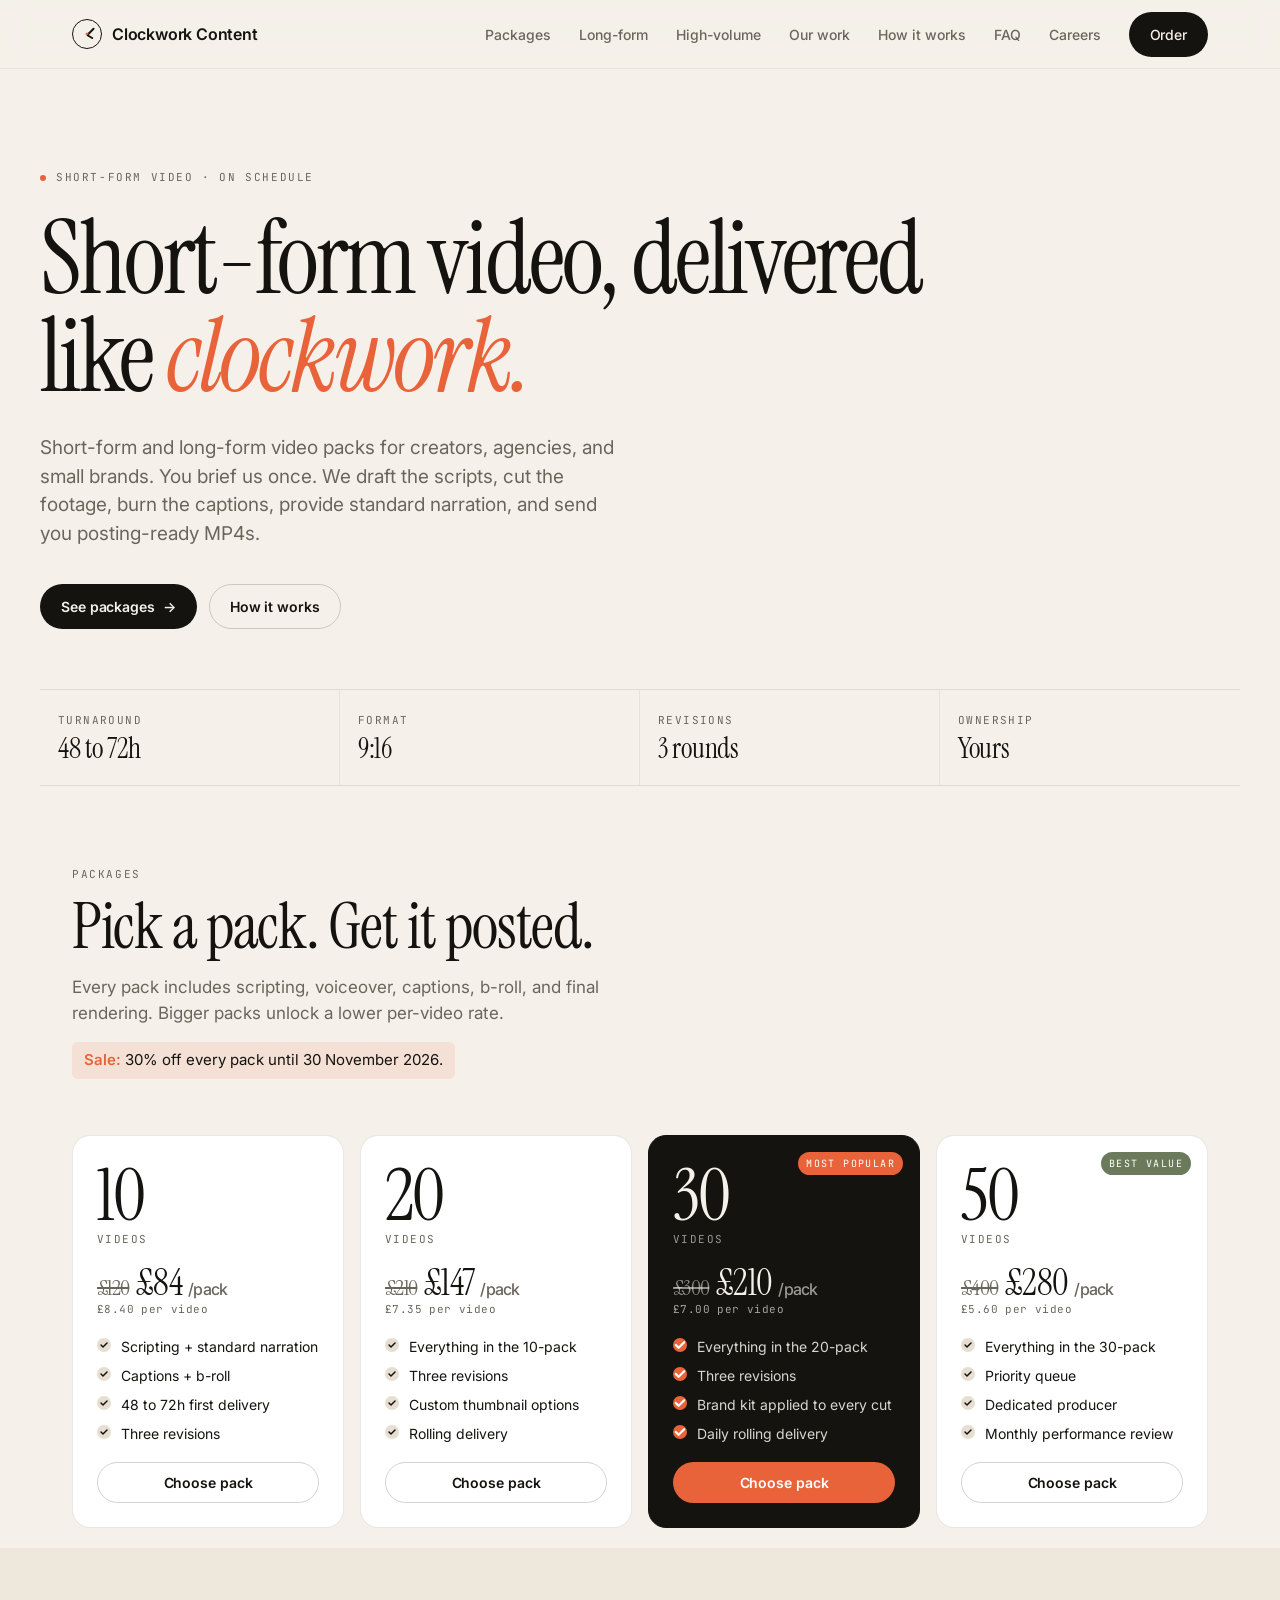
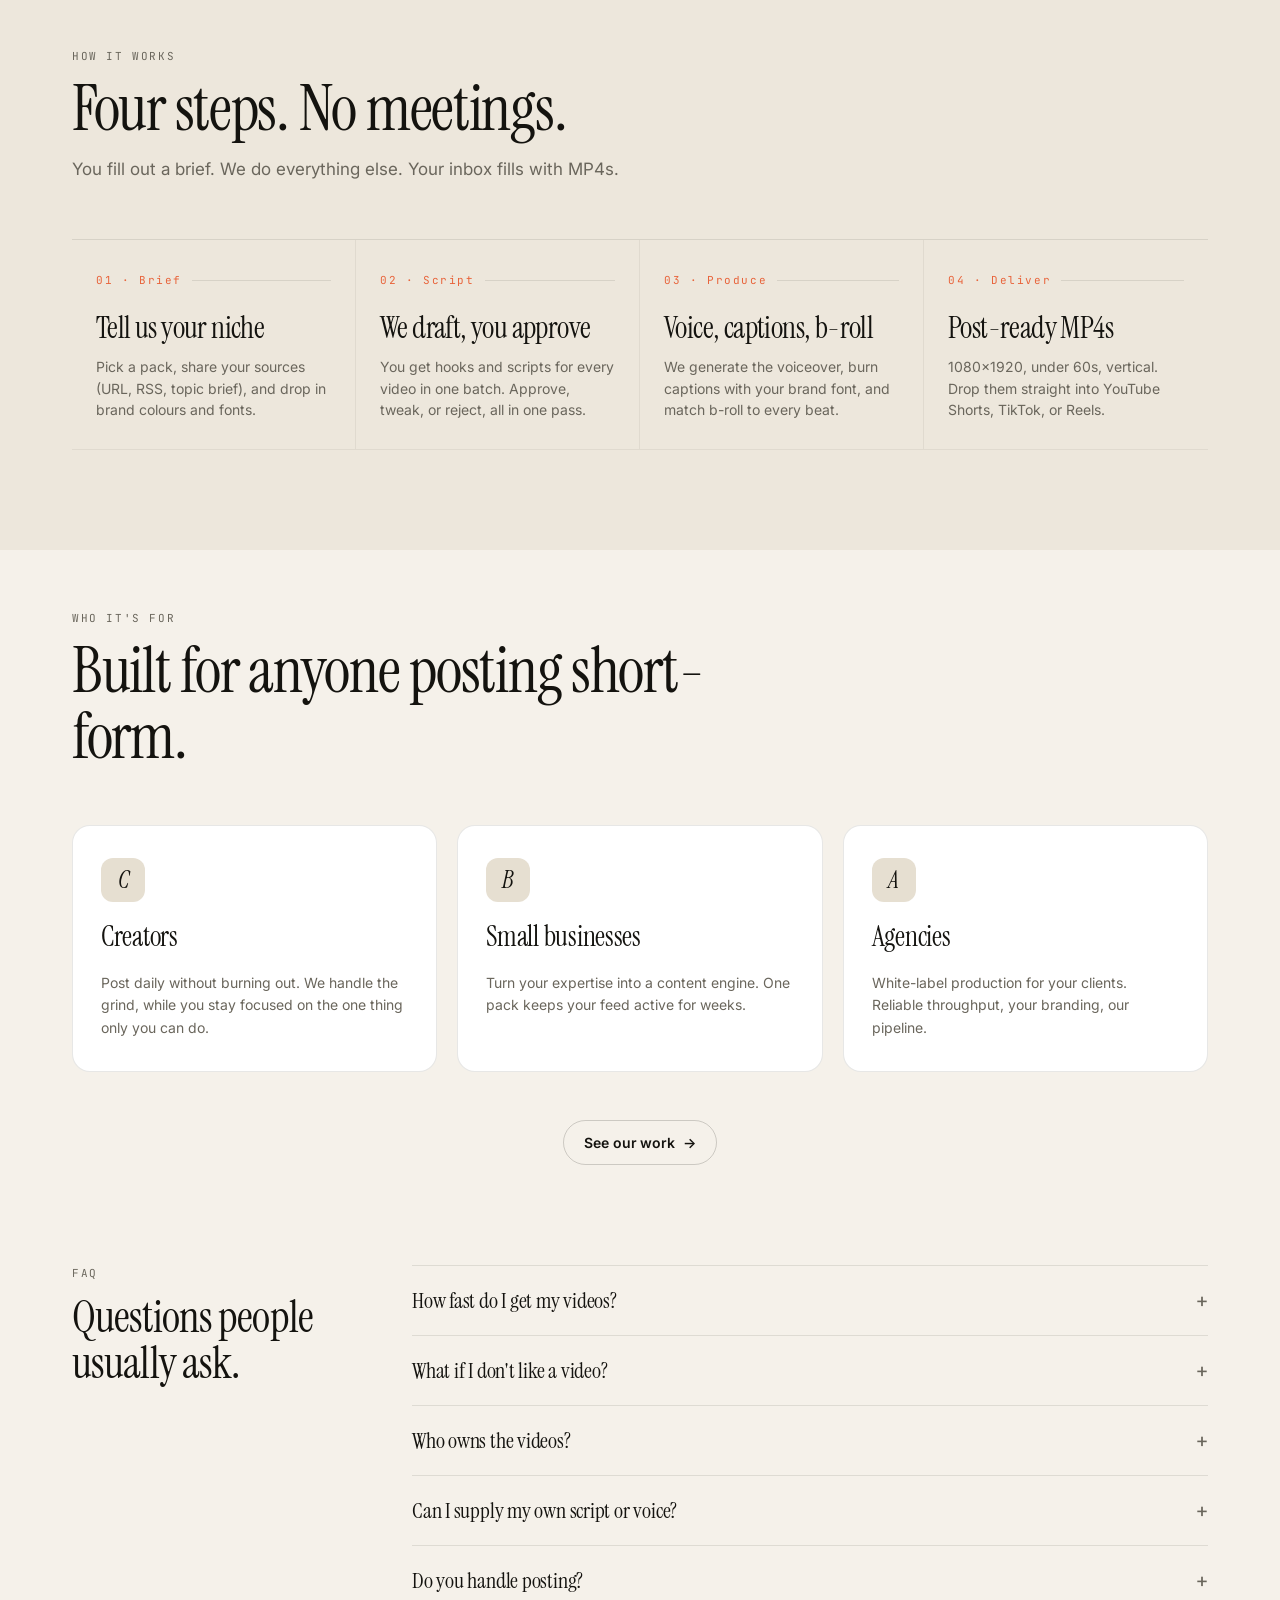
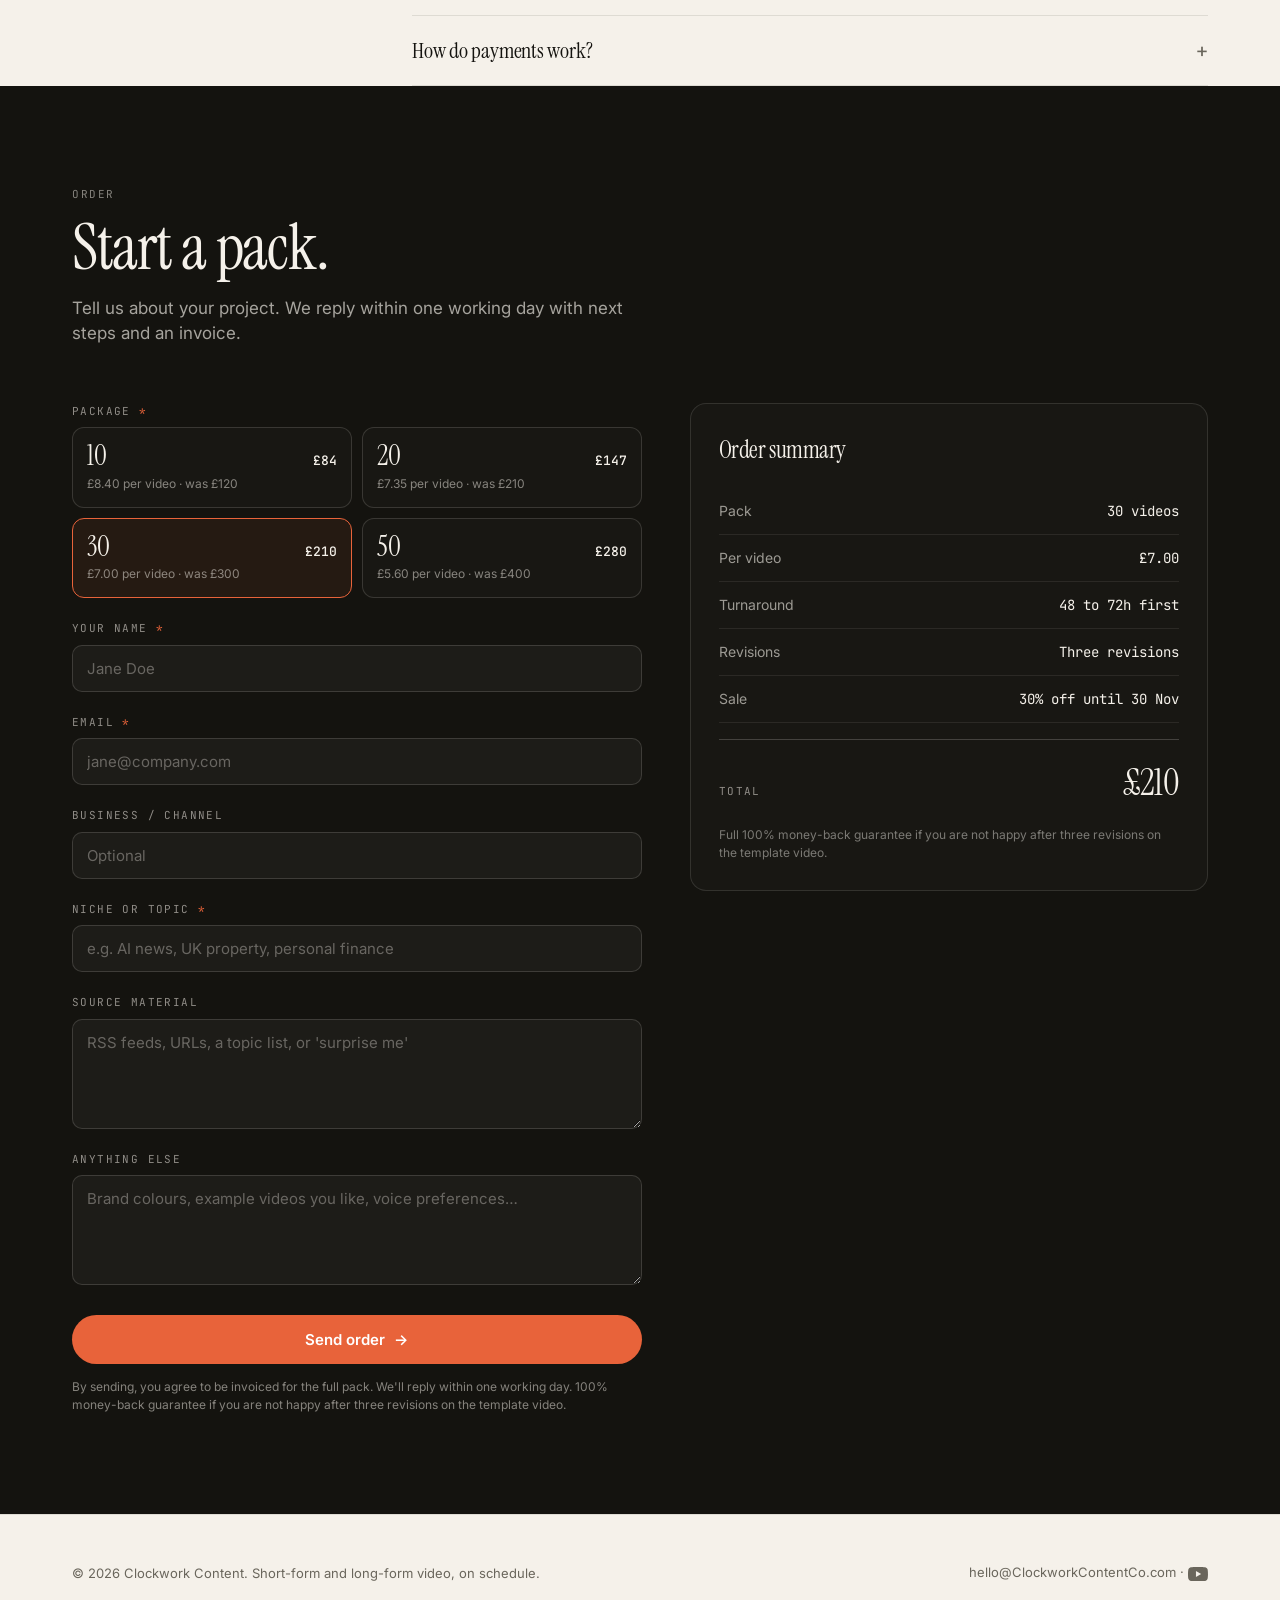
<file: index.html>
<!doctype html>
<html lang="en">
<head>
<!-- Google tag (gtag.js) -->
<script async src="https://www.googletagmanager.com/gtag/js?id=G-FJFCFD456N"></script>
<script>
  window.dataLayer = window.dataLayer || [];
  function gtag(){dataLayer.push(arguments);}
  gtag('js', new Date());
  gtag('config', 'G-FJFCFD456N');
</script>
<meta charset="utf-8"/>
    <link rel="icon" type="image/png" sizes="48x48" href="favicon.png">
<meta name="viewport" content="width=device-width, initial-scale=1"/>
<title>YouTube Shorts and Reels Video Packs | Clockwork Content</title>
<meta name="description" content="Posting-ready short videos for YouTube Shorts, TikTok and Reels. Scripts, voiceover, captions and b-roll done for you. Packs of 10 to 50 videos."/>
<link rel="canonical" href="https://clockworkcontentco.com/"/>
<meta property="og:type" content="website"/>
<meta property="og:site_name" content="Clockwork Content"/>
<meta property="og:title" content="YouTube Shorts and Reels Video Packs | Clockwork Content"/>
<meta property="og:description" content="Posting-ready short videos for YouTube Shorts, TikTok and Reels. Scripts, voiceover, captions and b-roll done for you. Packs of 10 to 50 videos."/>
<meta property="og:url" content="https://clockworkcontentco.com/"/>
<meta property="og:image" content="https://clockworkcontentco.com/images/og-card.png"/>
<meta property="og:image:width" content="1200"/>
<meta property="og:image:height" content="630"/>
<meta name="twitter:card" content="summary_large_image"/>
<script type="application/ld+json">
{
  "@context": "https://schema.org",
  "@graph": [
    {
      "@type": "Organization",
      "@id": "https://clockworkcontentco.com/#org",
      "name": "Clockwork Content",
      "alternateName": "Clockwork Content Co",
      "url": "https://clockworkcontentco.com/",
      "email": "hello@clockworkcontentco.com",
      "image": "https://clockworkcontentco.com/images/og-card.png",
      "sameAs": [
        "https://www.youtube.com/@ClockworkContentCo"
      ]
    },
    {
      "@type": "Service",
      "name": "Short-form video packs",
      "serviceType": "Short-form video production",
      "provider": {
        "@id": "https://clockworkcontentco.com/#org"
      },
      "description": "Scripting, standard narration, captions, b-roll and final rendering. Delivered as 1080x1920 vertical MP4s for YouTube Shorts, TikTok and Reels.",
      "offers": [
        {
          "@type": "Offer",
          "name": "10-video pack",
          "price": "84.00",
          "priceCurrency": "GBP",
          "priceValidUntil": "2026-11-30"
        },
        {
          "@type": "Offer",
          "name": "20-video pack",
          "price": "147.00",
          "priceCurrency": "GBP",
          "priceValidUntil": "2026-11-30"
        },
        {
          "@type": "Offer",
          "name": "30-video pack",
          "price": "210.00",
          "priceCurrency": "GBP",
          "priceValidUntil": "2026-11-30"
        },
        {
          "@type": "Offer",
          "name": "50-video pack",
          "price": "280.00",
          "priceCurrency": "GBP",
          "priceValidUntil": "2026-11-30"
        }
      ]
    },
    {
      "@type": "FAQPage",
      "mainEntity": [
        {
          "@type": "Question",
          "name": "How fast do I get my videos?",
          "acceptedAnswer": {
            "@type": "Answer",
            "text": "The first videos arrive within 48 to 72 hours of an approved brief or template video. Larger packs are delivered on a rolling schedule, typically 3 to 5 videos per day."
          }
        },
        {
          "@type": "Question",
          "name": "What if I don't like a video?",
          "acceptedAnswer": {
            "@type": "Answer",
            "text": "Every pack includes three revisions on the template video. We don't move on until you're happy with the template."
          }
        },
        {
          "@type": "Question",
          "name": "Who owns the videos?",
          "acceptedAnswer": {
            "@type": "Answer",
            "text": "You do. Full commercial rights, no watermarks, no credit required. Post them anywhere."
          }
        },
        {
          "@type": "Question",
          "name": "Can I supply my own script or voice?",
          "acceptedAnswer": {
            "@type": "Answer",
            "text": "Yes. You can provide a full script, a rough outline, or just a topic. Standard narration is included in every pack. Voice cloning is available as a paid extra, so the narration can sound like you."
          }
        },
        {
          "@type": "Question",
          "name": "Do you handle posting?",
          "acceptedAnswer": {
            "@type": "Answer",
            "text": "By default we deliver the MP4s to you. Auto-publishing and scheduling to YouTube, TikTok, or Instagram is available as a paid extra."
          }
        },
        {
          "@type": "Question",
          "name": "How do payments work?",
          "acceptedAnswer": {
            "@type": "Answer",
            "text": "You pay for a pack, we start production, you get up to three revisions on the template video, and if you are not happy, you get 100% of your money back. Bank transfer, card payments, PayPal, and Bitcoin accepted."
          }
        }
      ]
    }
  ]
}
</script>
<link rel="preconnect" href="https://fonts.googleapis.com">
<link rel="preconnect" href="https://fonts.gstatic.com" crossorigin>
<link href="https://fonts.googleapis.com/css2?family=Inter:wght@400;500;600;700&family=Instrument+Serif:ital@0;1&family=JetBrains+Mono:wght@400;500;600&display=swap" rel="stylesheet">
<style>
  :root {
    --accent: #E8633A;
    --accent2: #6B7A5A;
    --ink: #14130F;
    --paper: #F5F1EA;
    --paper-soft: #EDE7DC;
    --paper-deep: #E6DFD1;
    --muted: #6A665C;
    --line: rgba(20,19,15,0.10);
    --line-soft: rgba(20,19,15,0.06);
    --line-strong: rgba(20,19,15,0.18);
    --shadow: 0 1px 2px rgba(20,19,15,0.04), 0 10px 30px rgba(20,19,15,0.05);
    --shadow-lift: 0 2px 4px rgba(20,19,15,0.06), 0 20px 50px rgba(20,19,15,0.08);
  }

  *, *::before, *::after { box-sizing: border-box; }
  html, body { margin: 0; padding: 0; }
  body {
    background: var(--paper);
    color: var(--ink);
    font-family: 'Inter', system-ui, sans-serif;
    font-size: 16px; line-height: 1.5;
    -webkit-font-smoothing: antialiased;
    text-rendering: optimizeLegibility;
  }

  /* -------- typography -------- */
  .serif { font-family: 'Instrument Serif', Georgia, serif; font-weight: 400; }
  .mono  { font-family: 'JetBrains Mono', monospace; }
  .eyebrow {
    font-family: 'JetBrains Mono', monospace;
    font-size: 11px; letter-spacing: 1.6px;
    text-transform: uppercase; color: var(--muted);
  }
  h1, h2, h3 { margin: 0; font-weight: 400; letter-spacing: -0.02em; }
  p { margin: 0; }
  a { color: inherit; text-decoration: none; }
  button { font-family: inherit; cursor: pointer; }

  /* -------- layout -------- */
  .shell { max-width: 1200px; margin: 0 auto; padding: 0 32px; }
  @media (max-width: 640px) { .shell { padding: 0 20px; } }

  /* -------- nav -------- */
  .nav {
    position: sticky; top: 0; z-index: 50;
    background: rgba(245, 241, 234, 0.82);
    backdrop-filter: blur(14px);
    -webkit-backdrop-filter: blur(14px);
    border-bottom: 1px solid var(--line-soft);
  }
  .nav-inner {
    display: flex; align-items: center; justify-content: space-between;
    height: 68px;
  }
  .brand { display: flex; align-items: center; gap: 10px; font-weight: 600; letter-spacing: -0.2px; }
  .brand-mark {
    width: 30px; height: 30px; border-radius: 999px;
    border: 1.5px solid var(--ink);
    position: relative; flex-shrink: 0;
  }
  .brand-mark::before, .brand-mark::after {
    content: ''; position: absolute; background: var(--ink);
    left: 50%; transform-origin: bottom center;
    border-radius: 2px;
  }
  .brand-mark::before { /* minute */
    width: 1.5px; height: 10px; top: 5px;
    transform: translateX(-50%) rotate(45deg);
    animation: tick-minute 60s linear infinite;
  }
  .brand-mark::after { /* hour */
    width: 2px; height: 7px; top: 8px;
    transform: translateX(-50%) rotate(120deg);
    animation: tick-hour 600s linear infinite;
  }
  .brand-mark-dot {
    position: absolute; left: 50%; top: 50%;
    width: 3px; height: 3px; border-radius: 999px;
    background: var(--accent);
    transform: translate(-50%, -50%);
  }
  @keyframes tick-minute { to { transform: translateX(-50%) rotate(405deg); } }
  @keyframes tick-hour   { to { transform: translateX(-50%) rotate(480deg); } }

  .nav-links { display: flex; align-items: center; gap: 28px; }
  .nav-links a {
    font-size: 14px; color: var(--muted); font-weight: 500;
    transition: color .15s ease;
  }
  .nav-links a:hover { color: var(--ink); }
  @media (max-width: 720px) {
    .nav-links a:not(.btn) { display: none; }
  }

  /* -------- buttons -------- */
  .btn {
    display: inline-flex; align-items: center; gap: 8px;
    padding: 11px 20px; border-radius: 999px;
    font-size: 14px; font-weight: 600; letter-spacing: -0.1px;
    border: 1px solid transparent;
    transition: transform .12s ease, background .15s ease, color .15s ease, border-color .15s ease;
  }
  .btn-primary { background: var(--ink); color: var(--paper); }
  .btn-primary:hover { transform: translateY(-1px); }
  .btn-ghost { background: transparent; color: var(--ink); border-color: var(--line-strong); }
  .btn-ghost:hover { background: var(--paper-soft); }
  .btn-accent { background: var(--accent); color: #fff; }
  .btn-accent:hover { transform: translateY(-1px); }
  .btn .arrow { transition: transform .15s ease; }
  .btn:hover .arrow { transform: translateX(3px); }

  /* -------- hero -------- */
  .hero { padding: 100px 0 80px; position: relative; }
  .hero-tag { margin-bottom: 24px; }
  .hero-tag::before {
    content: ''; display: inline-block; width: 6px; height: 6px;
    border-radius: 999px; background: var(--accent);
    margin-right: 10px; vertical-align: middle;
    animation: pulse 2s ease-in-out infinite;
  }
  @keyframes pulse { 0%, 100% { opacity: 1; } 50% { opacity: 0.35; } }

  .hero h1 {
    font-family: 'Instrument Serif', Georgia, serif;
    font-size: clamp(52px, 8vw, 104px);
    line-height: 0.96; letter-spacing: -0.03em;
    margin-bottom: 28px;
    max-width: 980px;
  }
  .hero h1 em {
    color: var(--accent);
    font-style: italic;
  }
  .hero-sub {
    font-size: 19px; line-height: 1.5; color: var(--muted);
    max-width: 580px; margin-bottom: 36px;
  }
  .hero-cta { display: flex; gap: 12px; flex-wrap: wrap; margin-bottom: 60px; }

  /* metric strip */
  .strip {
    display: grid; grid-template-columns: repeat(4, 1fr);
    gap: 0; border-top: 1px solid var(--line);
    border-bottom: 1px solid var(--line);
    margin-top: 40px;
  }
  .strip-item {
    padding: 22px 18px;
    border-right: 1px solid var(--line-soft);
  }
  .strip-item:last-child { border-right: none; }
  .strip-item .k { font-size: 11px; letter-spacing: 1.4px; text-transform: uppercase; color: var(--muted); font-family: 'JetBrains Mono', monospace; margin-bottom: 6px; }
  .strip-item .v { font-family: 'Instrument Serif', Georgia, serif; font-size: 28px; letter-spacing: -0.01em; line-height: 1; }
  @media (max-width: 720px) {
    .strip { grid-template-columns: repeat(2, 1fr); }
    .strip-item { border-bottom: 1px solid var(--line-soft); }
    .strip-item:nth-child(2n) { border-right: none; }
    .strip-item:nth-last-child(-n+2) { border-bottom: none; }
  }

  /* -------- sections -------- */
  section { padding: 100px 0; }
  #packages { padding-bottom: 20px; }
  #for { padding-top: 60px; padding-bottom: 40px; }
  #faq { padding-top: 60px; }
  .section-head { margin-bottom: 56px; max-width: 720px; }
  .section-head h2 {
    font-family: 'Instrument Serif', Georgia, serif;
    font-size: clamp(40px, 5vw, 64px);
    line-height: 1.02; letter-spacing: -0.02em;
    margin-top: 12px; margin-bottom: 16px;
  }
  .section-head p { color: var(--muted); font-size: 17px; max-width: 560px; }

  /* -------- packages -------- */
  .packages {
    display: grid; grid-template-columns: repeat(4, 1fr); gap: 16px;
  }
  @media (max-width: 980px) { .packages { grid-template-columns: repeat(2, 1fr); } }
  @media (max-width: 540px) { .packages { grid-template-columns: 1fr; } }

  .pack {
    background: #fff; border: 1px solid var(--line);
    border-radius: 18px; padding: 28px 24px 24px;
    display: flex; flex-direction: column; gap: 18px;
    position: relative;
    transition: transform .2s ease, box-shadow .2s ease, border-color .2s ease;
  }
  .pack:hover { transform: translateY(-3px); box-shadow: var(--shadow-lift); border-color: var(--line-strong); }
  .pack.featured {
    background: var(--ink); color: var(--paper);
    border-color: var(--ink);
  }
  .pack.featured .pack-per { color: rgba(245,241,234,0.65); }
  .pack.featured .pack-feat { color: rgba(245,241,234,0.88); }
  .pack.featured .pack-feat::before { background: var(--accent); }
  .pack.featured .btn-ghost { color: var(--paper); border-color: rgba(245,241,234,0.3); }
  .pack.featured .btn-ghost:hover { background: rgba(255,255,255,0.08); }

  .pack-badge {
    position: absolute; top: 16px; right: 16px;
    font-family: 'JetBrains Mono', monospace;
    font-size: 10px; letter-spacing: 1.4px; text-transform: uppercase;
    padding: 4px 8px; border-radius: 999px;
    background: var(--accent); color: #fff;
  }
  .pack-num {
    font-family: 'Instrument Serif', Georgia, serif;
    font-size: 72px; line-height: 0.9; letter-spacing: -0.03em;
  }
  .pack-num-label {
    font-family: 'JetBrains Mono', monospace;
    font-size: 11px; letter-spacing: 1.4px; text-transform: uppercase;
    color: var(--muted); margin-top: 2px;
  }
  .pack.featured .pack-num-label { color: rgba(245,241,234,0.6); }
  .pack-price {
    font-family: 'Instrument Serif', Georgia, serif;
    font-size: 36px; line-height: 1; letter-spacing: -0.02em;
    display: flex; align-items: baseline; gap: 6px;
  }
  .pack-price span { font-size: 16px; color: var(--muted); font-family: 'Inter', system-ui; font-weight: 500; }
  .pack.featured .pack-price span { color: rgba(245,241,234,0.6); }
  .pack-price s.was {
    font-size: 22px; color: var(--muted); text-decoration-thickness: 1.5px;
  }
  .pack.featured .pack-price s.was { color: rgba(245,241,234,0.55); }
  .section-head .sale-note {
    display: inline-block; margin-top: 16px; padding: 7px 12px; border-radius: 6px;
    background: rgba(232,99,58,0.12); color: var(--ink); font-size: 15px; max-width: none;
  }
  .section-head .sale-note strong { color: var(--accent); font-weight: 600; }
  .pack-per {
    font-family: 'JetBrains Mono', monospace;
    font-size: 11px; color: var(--muted);
    letter-spacing: 0.4px;
  }
  .pack-feats {
    list-style: none; padding: 0; margin: 0;
    display: flex; flex-direction: column; gap: 8px;
    flex: 1;
  }
  .pack-feat {
    font-size: 14px; color: var(--ink); display: flex; gap: 10px; align-items: flex-start;
  }
  .pack-feat::before {
    content: ''; display: block; flex-shrink: 0;
    width: 14px; height: 14px; border-radius: 999px;
    background: var(--paper-deep);
    margin-top: 2px;
    background-image: url("data:image/svg+xml;utf8,<svg xmlns='http://www.w3.org/2000/svg' viewBox='0 0 10 10'><path d='M2 5l2 2 4-4' stroke='%2314130F' stroke-width='1.5' fill='none' stroke-linecap='round' stroke-linejoin='round'/></svg>");
    background-size: 10px; background-repeat: no-repeat; background-position: center;
  }
  .pack.featured .pack-feat::before { background-color: var(--accent); background-image: url("data:image/svg+xml;utf8,<svg xmlns='http://www.w3.org/2000/svg' viewBox='0 0 10 10'><path d='M2 5l2 2 4-4' stroke='white' stroke-width='1.6' fill='none' stroke-linecap='round' stroke-linejoin='round'/></svg>"); }
  .pack .btn { justify-content: center; width: 100%; }

  /* -------- how it works -------- */
  .how { background: var(--paper-soft); }
  .steps {
    display: grid; grid-template-columns: repeat(4, 1fr); gap: 0;
    border-top: 1px solid var(--line);
  }
  @media (max-width: 820px) { .steps { grid-template-columns: repeat(2, 1fr); } }
  @media (max-width: 480px) { .steps { grid-template-columns: 1fr; } }
  .step {
    padding: 32px 24px 28px;
    border-right: 1px solid var(--line-soft);
    border-bottom: 1px solid var(--line-soft);
    position: relative;
  }
  .step:last-child { border-right: none; }
  @media (max-width: 820px) {
    .step:nth-child(2n) { border-right: none; }
  }
  .step-num {
    font-family: 'JetBrains Mono', monospace;
    font-size: 11px; letter-spacing: 1.6px; color: var(--accent);
    margin-bottom: 24px;
    display: flex; align-items: center; gap: 10px;
  }
  .step-num::after {
    content: ''; height: 1px; flex: 1; background: var(--line);
  }
  .step h3 {
    font-family: 'Instrument Serif', Georgia, serif;
    font-size: 30px; line-height: 1.05; margin-bottom: 12px;
  }
  .step p { font-size: 14px; color: var(--muted); line-height: 1.55; }

  /* -------- who it's for -------- */
  .audiences {
    display: grid; grid-template-columns: repeat(3, 1fr); gap: 20px;
  }
  @media (max-width: 820px) { .audiences { grid-template-columns: 1fr; } }
  .audience {
    padding: 32px 28px; border: 1px solid var(--line); border-radius: 18px;
    background: #fff;
    display: flex; flex-direction: column; gap: 14px;
  }
  .audience-icon {
    width: 44px; height: 44px; border-radius: 12px;
    background: var(--paper-deep);
    display: grid; place-items: center;
    font-family: 'Instrument Serif', Georgia, serif;
    font-size: 24px; color: var(--ink);
    font-style: italic;
  }
  .audience h3 {
    font-family: 'Instrument Serif', Georgia, serif;
    font-size: 28px; letter-spacing: -0.01em;
  }
  .audience p { font-size: 14px; color: var(--muted); line-height: 1.6; }

  /* -------- FAQ -------- */
  .faq-grid { display: grid; grid-template-columns: 280px 1fr; gap: 60px; }
  @media (max-width: 820px) { .faq-grid { grid-template-columns: 1fr; gap: 40px; } }
  .faq-list { border-top: 1px solid var(--line); }
  .faq-item {
    border-bottom: 1px solid var(--line);
    padding: 20px 0;
  }
  .faq-q {
    width: 100%; background: none; border: none; padding: 0;
    display: flex; justify-content: space-between; align-items: center; gap: 20px;
    font-family: 'Instrument Serif', Georgia, serif;
    font-size: 22px; letter-spacing: -0.01em; color: var(--ink);
    text-align: left;
  }
  .faq-q::after {
    content: '+'; font-family: 'JetBrains Mono', monospace;
    font-size: 20px; color: var(--muted);
    transition: transform .2s ease;
    flex-shrink: 0;
  }
  .faq-item.open .faq-q::after { transform: rotate(45deg); }
  .faq-a {
    max-height: 0; overflow: hidden;
    transition: max-height .25s ease, padding .25s ease;
    color: var(--muted); font-size: 15px; line-height: 1.6;
  }
  .faq-item.open .faq-a { max-height: 300px; padding-top: 12px; }

  /* -------- order form -------- */
  .order { background: var(--ink); color: var(--paper); }
  .order .section-head h2 { color: var(--paper); }
  .order .section-head p { color: rgba(245,241,234,0.65); }
  .order .eyebrow { color: rgba(245,241,234,0.5); }

  .order-form {
    display: grid; grid-template-columns: 1.1fr 1fr; gap: 48px;
    align-items: start;
  }
  @media (max-width: 820px) { .order-form { grid-template-columns: 1fr; gap: 32px; } }

  .form-block { display: flex; flex-direction: column; gap: 22px; }

  .field {
    display: flex; flex-direction: column; gap: 8px;
  }
  .field-label {
    font-family: 'JetBrains Mono', monospace;
    font-size: 11px; letter-spacing: 1.4px; text-transform: uppercase;
    color: rgba(245,241,234,0.55);
  }
  .field-label .req { color: var(--accent); }
  .input, .textarea {
    background: rgba(255,255,255,0.04);
    border: 1px solid rgba(245,241,234,0.15);
    border-radius: 10px;
    padding: 13px 14px;
    color: var(--paper);
    font-family: 'Inter', system-ui;
    font-size: 15px;
    transition: border-color .15s ease, background .15s ease;
    outline: none;
  }
  .input:focus, .textarea:focus {
    border-color: var(--accent);
    background: rgba(255,255,255,0.06);
  }
  .input::placeholder, .textarea::placeholder { color: rgba(245,241,234,0.35); }
  .textarea { resize: vertical; min-height: 110px; font-family: 'Inter', system-ui; }

  /* package radio cards */
  .pack-picker {
    display: grid; grid-template-columns: repeat(2, 1fr); gap: 10px;
  }
  .pack-pick {
    position: relative;
    border: 1px solid rgba(245,241,234,0.15);
    border-radius: 12px;
    padding: 14px 14px;
    cursor: pointer;
    transition: border-color .15s ease, background .15s ease;
    background: rgba(255,255,255,0.02);
  }
  .pack-pick:hover { border-color: rgba(245,241,234,0.3); }
  .pack-pick input { position: absolute; opacity: 0; pointer-events: none; }
  .pack-pick input:checked + .pack-pick-body {
    /* handled on parent */
  }
  .pack-pick:has(input:checked) {
    border-color: var(--accent);
    background: rgba(232,99,58,0.08);
  }
  .pack-pick-top {
    display: flex; justify-content: space-between; align-items: baseline;
    margin-bottom: 4px;
  }
  .pack-pick-n {
    font-family: 'Instrument Serif', Georgia, serif;
    font-size: 28px; line-height: 1; letter-spacing: -0.01em;
  }
  .pack-pick-price {
    font-family: 'JetBrains Mono', monospace;
    font-size: 13px; color: var(--paper); font-weight: 500;
  }
  .pack-pick-sub {
    font-size: 12px; color: rgba(245,241,234,0.5);
  }

  .submit-row { display: flex; flex-direction: column; gap: 14px; margin-top: 8px; }
  .submit-btn {
    background: var(--accent); color: #fff;
    border: none; border-radius: 999px;
    padding: 15px 24px; font-size: 15px; font-weight: 600;
    letter-spacing: -0.1px;
    display: inline-flex; align-items: center; justify-content: center; gap: 10px;
    cursor: pointer;
    transition: transform .12s ease, background .15s ease;
  }
  .submit-btn:hover { transform: translateY(-1px); background: #f17043; }
  .submit-btn:disabled { opacity: 0.6; cursor: wait; transform: none; }
  .legal { font-size: 12px; color: rgba(245,241,234,0.5); line-height: 1.5; }

  /* order summary */
  .summary {
    border: 1px solid rgba(245,241,234,0.12);
    border-radius: 16px;
    padding: 28px;
    background: rgba(255,255,255,0.02);
    position: sticky; top: 88px;
  }
  .summary h3 {
    font-family: 'Instrument Serif', Georgia, serif;
    font-size: 24px; margin-bottom: 20px;
  }
  .summary-line {
    display: flex; justify-content: space-between; align-items: baseline;
    padding: 12px 0;
    border-bottom: 1px solid rgba(245,241,234,0.08);
    font-size: 14px;
  }
  .summary-line:last-of-type { border-bottom: none; }
  .summary-line .k { color: rgba(245,241,234,0.6); }
  .summary-line .v { font-family: 'JetBrains Mono', monospace; }
  .summary-total {
    display: flex; justify-content: space-between; align-items: baseline;
    margin-top: 16px; padding-top: 16px;
    border-top: 1px solid rgba(245,241,234,0.2);
  }
  .summary-total .k {
    font-family: 'JetBrains Mono', monospace;
    font-size: 11px; letter-spacing: 1.4px; text-transform: uppercase;
    color: rgba(245,241,234,0.55);
  }
  .summary-total .v {
    font-family: 'Instrument Serif', Georgia, serif;
    font-size: 36px; letter-spacing: -0.02em;
  }
  .summary-note { font-size: 12px; color: rgba(245,241,234,0.45); margin-top: 16px; line-height: 1.5; }

  /* success overlay */
  .thanks {
    display: none;
    padding: 48px 32px; border-radius: 18px;
    background: rgba(255,255,255,0.04);
    border: 1px solid rgba(245,241,234,0.15);
    text-align: center;
  }
  .thanks.show { display: block; }
  .thanks-mark {
    width: 56px; height: 56px; border-radius: 999px;
    background: var(--accent);
    display: grid; place-items: center;
    margin: 0 auto 22px;
    color: #fff;
  }
  .thanks h3 {
    font-family: 'Instrument Serif', Georgia, serif;
    font-size: 36px; letter-spacing: -0.02em;
    margin-bottom: 12px;
  }
  .thanks p { color: rgba(245,241,234,0.65); max-width: 420px; margin: 0 auto; font-size: 15px; }

  /* -------- footer -------- */
  footer {
    padding: 48px 0 40px; border-top: 1px solid var(--line);
    font-size: 13px; color: var(--muted);
  }
  .foot {
    display: flex; justify-content: space-between; align-items: center; gap: 20px; flex-wrap: wrap;
  }

  /* reveal animation */
  .reveal { opacity: 0; transform: translateY(16px); transition: opacity .7s ease, transform .7s ease; }
  .reveal.on { opacity: 1; transform: none; }

  @media (prefers-reduced-motion: reduce) {
    * { animation: none !important; transition: none !important; }
    .reveal { opacity: 1; transform: none; }
  }
</style>
<link rel="stylesheet" href="mobile-nav.css">
</head>
<body>

<!-- NAV -->
<header class="nav">
  <div class="shell nav-inner">
    <a href="#" class="brand">
      <span class="brand-mark"><span class="brand-mark-dot"></span></span>
      Clockwork Content
    </a>
    <nav class="nav-links" id="site-navigation">
      <a href="#packages">Packages</a>
      <a href="long-form.html">Long-form</a>
      <a href="high-volume.html">High-volume</a>
      <a href="work.html">Our work</a>
      <a href="#how">How it works</a>
      <a href="#faq">FAQ</a>
      <a href="careers.html">Careers</a>
      <a href="#order" class="btn btn-primary nav-order-desktop">Order</a>
    </nav>
    <div class="mobile-nav-actions">
      <a href="#order" class="btn btn-primary mobile-order">Order</a>
      <button class="nav-toggle" type="button" aria-expanded="false" aria-controls="site-navigation" aria-label="Open navigation">
        <span></span><span></span><span></span>
      </button>
    </div>
  </div>
</header>

<!-- HERO -->
<section class="hero shell">
  <div class="eyebrow hero-tag reveal">Short-form video &middot; On schedule</div>
  <h1 class="reveal">Short-form video, delivered like <em>clockwork.</em></h1>
  <p class="hero-sub reveal">Short-form and long-form video packs for creators, agencies, and small brands. You brief us once. We draft the scripts, cut the footage, burn the captions, provide standard narration, and send you posting-ready MP4s.</p>
  <div class="hero-cta reveal">
    <a href="#packages" class="btn btn-primary">See packages <span class="arrow">&rarr;</span></a>
    <a href="#how" class="btn btn-ghost">How it works</a>
  </div>

  <div class="strip reveal">
    <div class="strip-item"><div class="k">Turnaround</div><div class="v">48 to 72h</div></div>
    <div class="strip-item"><div class="k">Format</div><div class="v">9:16</div></div>
    <div class="strip-item"><div class="k">Revisions</div><div class="v">3 rounds</div></div>
    <div class="strip-item"><div class="k">Ownership</div><div class="v">Yours</div></div>
  </div>
</section>

<!-- PACKAGES -->
<section id="packages" class="shell">
  <div class="section-head reveal">
    <div class="eyebrow">Packages</div>
    <h2>Pick a pack. Get it posted.</h2>
    <p>Every pack includes scripting, voiceover, captions, b-roll, and final rendering. Bigger packs unlock a lower per-video rate.</p>
    <p class="sale-note"><strong>Sale:</strong> 30% off every pack until 30 November 2026.</p>
  </div>

  <div class="packages">
    <!-- 10 -->
    <div class="pack reveal">
      <div>
        <div class="pack-num">10</div>
        <div class="pack-num-label">videos</div>
      </div>
      <div>
        <div class="pack-price"><s class="was" aria-label="was &pound;120">&pound;120</s>&pound;84<span>/pack</span></div>
        <div class="pack-per">&pound;8.40 per video</div>
      </div>
      <ul class="pack-feats">
        <li class="pack-feat">Scripting + standard narration</li>
        <li class="pack-feat">Captions + b-roll</li>
        <li class="pack-feat">48 to 72h first delivery</li>
        <li class="pack-feat">Three revisions</li>
      </ul>
      <button class="btn btn-ghost" data-pack="10">Choose pack</button>
    </div>

    <!-- 20 -->
    <div class="pack reveal">
      <div>
        <div class="pack-num">20</div>
        <div class="pack-num-label">videos</div>
      </div>
      <div>
        <div class="pack-price"><s class="was" aria-label="was &pound;210">&pound;210</s>&pound;147<span>/pack</span></div>
        <div class="pack-per">&pound;7.35 per video</div>
      </div>
      <ul class="pack-feats">
        <li class="pack-feat">Everything in the 10-pack</li>
        <li class="pack-feat">Three revisions</li>
        <li class="pack-feat">Custom thumbnail options</li>
        <li class="pack-feat">Rolling delivery</li>
      </ul>
      <button class="btn btn-ghost" data-pack="20">Choose pack</button>
    </div>

    <!-- 30 -->
    <div class="pack featured reveal">
      <div class="pack-badge">Most popular</div>
      <div>
        <div class="pack-num">30</div>
        <div class="pack-num-label">videos</div>
      </div>
      <div>
        <div class="pack-price"><s class="was" aria-label="was &pound;300">&pound;300</s>&pound;210<span>/pack</span></div>
        <div class="pack-per">&pound;7.00 per video</div>
      </div>
      <ul class="pack-feats">
        <li class="pack-feat">Everything in the 20-pack</li>
        <li class="pack-feat">Three revisions</li>
        <li class="pack-feat">Brand kit applied to every cut</li>
        <li class="pack-feat">Daily rolling delivery</li>
      </ul>
      <button class="btn btn-accent" data-pack="30">Choose pack</button>
    </div>

    <!-- 50 -->
    <div class="pack reveal">
      <div class="pack-badge" style="background:var(--accent2)">Best value</div>
      <div>
        <div class="pack-num">50</div>
        <div class="pack-num-label">videos</div>
      </div>
      <div>
        <div class="pack-price"><s class="was" aria-label="was &pound;400">&pound;400</s>&pound;280<span>/pack</span></div>
        <div class="pack-per">&pound;5.60 per video</div>
      </div>
      <ul class="pack-feats">
        <li class="pack-feat">Everything in the 30-pack</li>
        <li class="pack-feat">Priority queue</li>
        <li class="pack-feat">Dedicated producer</li>
        <li class="pack-feat">Monthly performance review</li>
      </ul>
      <button class="btn btn-ghost" data-pack="50">Choose pack</button>
    </div>
  </div>
</section>

<!-- HOW IT WORKS -->
<section id="how" class="how">
  <div class="shell">
    <div class="section-head reveal">
      <div class="eyebrow">How it works</div>
      <h2>Four steps. No meetings.</h2>
      <p>You fill out a brief. We do everything else. Your inbox fills with MP4s.</p>
    </div>
  </div>
  <div class="shell">
    <div class="steps">
      <div class="step reveal">
        <div class="step-num">01 &middot; Brief</div>
        <h3>Tell us your niche</h3>
        <p>Pick a pack, share your sources (URL, RSS, topic brief), and drop in brand colours and fonts.</p>
      </div>
      <div class="step reveal">
        <div class="step-num">02 &middot; Script</div>
        <h3>We draft, you approve</h3>
        <p>You get hooks and scripts for every video in one batch. Approve, tweak, or reject, all in one pass.</p>
      </div>
      <div class="step reveal">
        <div class="step-num">03 &middot; Produce</div>
        <h3>Voice, captions, b-roll</h3>
        <p>We generate the voiceover, burn captions with your brand font, and match b-roll to every beat.</p>
      </div>
      <div class="step reveal">
        <div class="step-num">04 &middot; Deliver</div>
        <h3>Post-ready MP4s</h3>
        <p>1080&times;1920, under 60s, vertical. Drop them straight into YouTube Shorts, TikTok, or Reels.</p>
      </div>
    </div>
  </div>
</section>

<!-- WHO IT'S FOR -->
<section id="for" class="shell">
  <div class="section-head reveal">
    <div class="eyebrow">Who it's for</div>
    <h2>Built for anyone posting short-form.</h2>
  </div>
  <div class="audiences">
    <div class="audience reveal">
      <div class="audience-icon">C</div>
      <h3>Creators</h3>
      <p>Post daily without burning out. We handle the grind, while you stay focused on the one thing only you can do.</p>
    </div>
    <div class="audience reveal">
      <div class="audience-icon">B</div>
      <h3>Small businesses</h3>
      <p>Turn your expertise into a content engine. One pack keeps your feed active for weeks.</p>
    </div>
    <div class="audience reveal">
      <div class="audience-icon">A</div>
      <h3>Agencies</h3>
      <p>White-label production for your clients. Reliable throughput, your branding, our pipeline.</p>
    </div>
  </div>

  <div style="margin-top: 48px; text-align: center;" class="reveal">
    <a href="work.html" class="btn btn-ghost">See our work <span class="arrow">&rarr;</span></a>
  </div>
</section>

<!-- FAQ -->
<section id="faq" class="shell">
  <div class="faq-grid">
    <div class="reveal">
      <div class="eyebrow">FAQ</div>
      <h2 class="serif" style="font-size: 44px; line-height: 1.05; letter-spacing: -0.02em; margin-top: 12px;">Questions people<br>usually ask.</h2>
    </div>
    <div class="faq-list reveal">
      <div class="faq-item">
        <button class="faq-q">How fast do I get my videos?</button>
        <div class="faq-a">The first videos arrive within 48 to 72 hours of an approved brief or template video. Larger packs are delivered on a rolling schedule, typically 3 to 5 videos per day.</div>
      </div>
      <div class="faq-item">
        <button class="faq-q">What if I don't like a video?</button>
        <div class="faq-a">Every pack includes three revisions on the template video. We don't move on until you're happy with the template.</div>
      </div>
      <div class="faq-item">
        <button class="faq-q">Who owns the videos?</button>
        <div class="faq-a">You do. Full commercial rights, no watermarks, no credit required. Post them anywhere.</div>
      </div>
      <div class="faq-item">
        <button class="faq-q">Can I supply my own script or voice?</button>
        <div class="faq-a">Yes. You can provide a full script, a rough outline, or just a topic. Standard narration is included in every pack. Voice cloning is available as a paid extra, so the narration can sound like you.</div>
      </div>
      <div class="faq-item">
        <button class="faq-q">Do you handle posting?</button>
        <div class="faq-a">By default we deliver the MP4s to you. Auto-publishing and scheduling to YouTube, TikTok, or Instagram is available as a paid extra.</div>
      </div>
      <div class="faq-item">
        <button class="faq-q">How do payments work?</button>
        <div class="faq-a">You pay for a pack, we start production, you get up to three revisions on the template video, and if you are not happy, you get 100% of your money back. Bank transfer, card payments, PayPal, and Bitcoin accepted.</div>
      </div>
    </div>
  </div>
</section>

<!-- ORDER -->
<section id="order" class="order">
  <div class="shell">
    <div class="section-head reveal">
      <div class="eyebrow">Order</div>
      <h2>Start a pack.</h2>
      <p>Tell us about your project. We reply within one working day with next steps and an invoice.</p>
    </div>

    <div class="order-form">
      <form class="form-block" id="order-form" novalidate>
        <div class="field">
          <label class="field-label">Package <span class="req">*</span></label>
          <div class="pack-picker">
            <label class="pack-pick">
              <input type="radio" name="pack" value="10" data-price="84"/>
              <div class="pack-pick-top"><span class="pack-pick-n">10</span><span class="pack-pick-price">&pound;84</span></div>
              <div class="pack-pick-sub">&pound;8.40 per video &middot; was &pound;120</div>
            </label>
            <label class="pack-pick">
              <input type="radio" name="pack" value="20" data-price="147"/>
              <div class="pack-pick-top"><span class="pack-pick-n">20</span><span class="pack-pick-price">&pound;147</span></div>
              <div class="pack-pick-sub">&pound;7.35 per video &middot; was &pound;210</div>
            </label>
            <label class="pack-pick">
              <input type="radio" name="pack" value="30" data-price="210" checked/>
              <div class="pack-pick-top"><span class="pack-pick-n">30</span><span class="pack-pick-price">&pound;210</span></div>
              <div class="pack-pick-sub">&pound;7.00 per video &middot; was &pound;300</div>
            </label>
            <label class="pack-pick">
              <input type="radio" name="pack" value="50" data-price="280"/>
              <div class="pack-pick-top"><span class="pack-pick-n">50</span><span class="pack-pick-price">&pound;280</span></div>
              <div class="pack-pick-sub">&pound;5.60 per video &middot; was &pound;400</div>
            </label>
          </div>
        </div>

        <div class="field">
          <label class="field-label" for="name">Your name <span class="req">*</span></label>
          <input class="input" id="name" name="name" type="text" placeholder="Jane Doe" required/>
        </div>

        <div class="field">
          <label class="field-label" for="email">Email <span class="req">*</span></label>
          <input class="input" id="email" name="email" type="email" placeholder="jane@company.com" required/>
        </div>

        <div class="field">
          <label class="field-label" for="business">Business / channel</label>
          <input class="input" id="business" name="business" type="text" placeholder="Optional"/>
        </div>

        <div class="field">
          <label class="field-label" for="niche">Niche or topic <span class="req">*</span></label>
          <input class="input" id="niche" name="niche" type="text" placeholder="e.g. AI news, UK property, personal finance" required/>
        </div>

        <div class="field">
          <label class="field-label" for="sources">Source material</label>
          <textarea class="textarea" id="sources" name="sources" placeholder="RSS feeds, URLs, a topic list, or 'surprise me'"></textarea>
        </div>

        <div class="field">
          <label class="field-label" for="notes">Anything else</label>
          <textarea class="textarea" id="notes" name="notes" placeholder="Brand colours, example videos you like, voice preferences&hellip;"></textarea>
        </div>

        <div class="submit-row">
          <button type="submit" class="submit-btn" id="submit-btn">Send order <span class="arrow">&rarr;</span></button>
          <div class="legal">By sending, you agree to be invoiced for the full pack. We'll reply within one working day. 100% money-back guarantee if you are not happy after three revisions on the template video.</div>
        </div>
      </form>

      <aside>
        <div class="summary" id="summary">
          <h3>Order summary</h3>
          <div class="summary-line"><span class="k">Pack</span><span class="v" id="s-pack">30 videos</span></div>
          <div class="summary-line"><span class="k">Per video</span><span class="v" id="s-per">&pound;7.00</span></div>
          <div class="summary-line"><span class="k">Turnaround</span><span class="v">48 to 72h first</span></div>
          <div class="summary-line"><span class="k">Revisions</span><span class="v" id="s-rev">Three revisions</span></div>
          <div class="summary-line"><span class="k">Sale</span><span class="v">30% off until 30 Nov</span></div>
          <div class="summary-total">
            <span class="k">Total</span>
            <span class="v" id="s-total">&pound;210</span>
          </div>
          <div class="summary-note">Full 100% money-back guarantee if you are not happy after three revisions on the template video.</div>
        </div>

        <div class="thanks" id="thanks">
          <div class="thanks-mark">
            <svg width="22" height="22" viewBox="0 0 22 22" fill="none"><path d="M5 11.5l4 4 8-9" stroke="currentColor" stroke-width="2" stroke-linecap="round" stroke-linejoin="round"/></svg>
          </div>
          <h3>Order received.</h3>
          <p id="thanks-msg">We'll reply within one working day with your invoice and a short brief form. Check your inbox, and your spam folder just in case.</p>
        </div>
      </aside>
    </div>
  </div>
</section>

<!-- FOOTER -->
<footer>
  <div class="shell foot">
    <div>&copy; 2026 Clockwork Content. Short-form and long-form video, on schedule.</div>
    <div><a href="mailto:hello@ClockworkContentCo.com">hello@ClockworkContentCo.com</a> &middot; <a href="https://www.youtube.com/@ClockworkContentCo" target="_blank"><svg viewBox="0 0 24 24" width="20" height="20" fill="currentColor" style="vertical-align:middle"><path d="M23.498 6.186a3.016 3.016 0 0 0-2.122-2.136C19.505 3.545 12 3.545 12 3.545s-7.505 0-9.377.505A3.017 3.017 0 0 0 .502 6.186C0 8.07 0 12 0 12s0 3.93.502 5.814a3.016 3.016 0 0 0 2.122 2.136c1.871.505 9.376.505 9.376.505s7.505 0 9.377-.505a3.015 3.015 0 0 0 2.122-2.136C24 15.93 24 12 24 12s0-3.93-.502-5.814zM9.545 15.568V8.432L15.818 12l-6.273 3.568z"/></svg></a></div>
  </div>
</footer>

<script src="mobile-nav.js"></script>
<script>
  // -------- reveal on scroll --------
  const reveals = document.querySelectorAll('.reveal');
  const io = new IntersectionObserver((entries) => {
    entries.forEach(e => { if (e.isIntersecting) { e.target.classList.add('on'); io.unobserve(e.target); } });
  }, { threshold: 0.08, rootMargin: '0px 0px -40px 0px' });
  reveals.forEach(el => io.observe(el));

  // -------- FAQ accordion --------
  document.querySelectorAll('.faq-q').forEach(q => {
    q.addEventListener('click', () => q.parentElement.classList.toggle('open'));
  });

  // -------- package picker -> order form --------
  const packMeta = {
    '10': { price: 84, per: '\u00A38.40', rev: 'Three revisions' },
    '20': { price: 147, per: '\u00A37.35', rev: 'Three revisions' },
    '30': { price: 210, per: '\u00A37.00', rev: 'Three revisions' },
    '50': { price: 280, per: '\u00A35.60',  rev: 'Three revisions' },
  };

  document.querySelectorAll('[data-pack]').forEach(btn => {
    btn.addEventListener('click', () => {
      const pack = btn.dataset.pack;
      const radio = document.querySelector(`input[name="pack"][value="${pack}"]`);
      if (radio) {
        radio.checked = true;
        updateSummary();
      }
      document.getElementById('order').scrollIntoView({ behavior: 'smooth' });
    });
  });

  function updateSummary() {
    const checked = document.querySelector('input[name="pack"]:checked');
    if (!checked) return;
    const pack = checked.value;
    const meta = packMeta[pack];
    document.getElementById('s-pack').textContent = `${pack} videos`;
    document.getElementById('s-per').textContent = meta.per;
    document.getElementById('s-rev').textContent = meta.rev;
    document.getElementById('s-total').textContent = `\u00A3${meta.price}`;
  }
  document.querySelectorAll('input[name="pack"]').forEach(r => r.addEventListener('change', updateSummary));
  updateSummary();

  // -------- form submission --------
  // Orders are forwarded by FormSubmit to this inbox.
  const WEBHOOK_URL = 'https://formsubmit.co/ajax/dominiccjohnson@gmail.com';

  const form = document.getElementById('order-form');
  const submitBtn = document.getElementById('submit-btn');
  const summary = document.getElementById('summary');
  const thanks = document.getElementById('thanks');

  form.addEventListener('submit', async (e) => {
    e.preventDefault();

    // basic validation
    const required = ['name', 'email', 'niche'];
    for (const r of required) {
      const el = form.elements[r];
      if (!el.value.trim()) { el.focus(); el.style.borderColor = 'var(--accent)'; return; }
    }

    const data = {
      pack: form.elements.pack.value,
      price: packMeta[form.elements.pack.value].price,
      name: form.elements.name.value.trim(),
      email: form.elements.email.value.trim(),
      business: form.elements.business.value.trim(),
      niche: form.elements.niche.value.trim(),
      sources: form.elements.sources.value.trim(),
      notes: form.elements.notes.value.trim(),
      submittedAt: new Date().toISOString(),
        _subject: 'New Clockwork Content Order - ' + form.elements.pack.value + ' videos',
        _template: 'table',
    };

    submitBtn.disabled = true;
    submitBtn.textContent = 'Sending…';

    try {
      const res = await fetch(WEBHOOK_URL, {
        method: 'POST',
        headers: { 'Content-Type': 'application/json', 'Accept': 'application/json' },
        body: JSON.stringify(data),
      });
      const out = await res.json().catch(() => ({}));
      if (!res.ok || String(out.success) === 'false') {
        throw new Error(out.message || ('Send failed: ' + res.status));
      }
      form.style.display = 'none';
      summary.style.display = 'none';
      thanks.classList.add('show');
      thanks.scrollIntoView({ behavior: 'smooth', block: 'center' });
    } catch (err) {
      submitBtn.disabled = false;
      submitBtn.innerHTML = 'Send order <span class="arrow">&rarr;</span>';
      alert('Your order did not send. Please email hello@ClockworkContentCo.com');
    }
  });
</script>

</body>
</html>
</file>
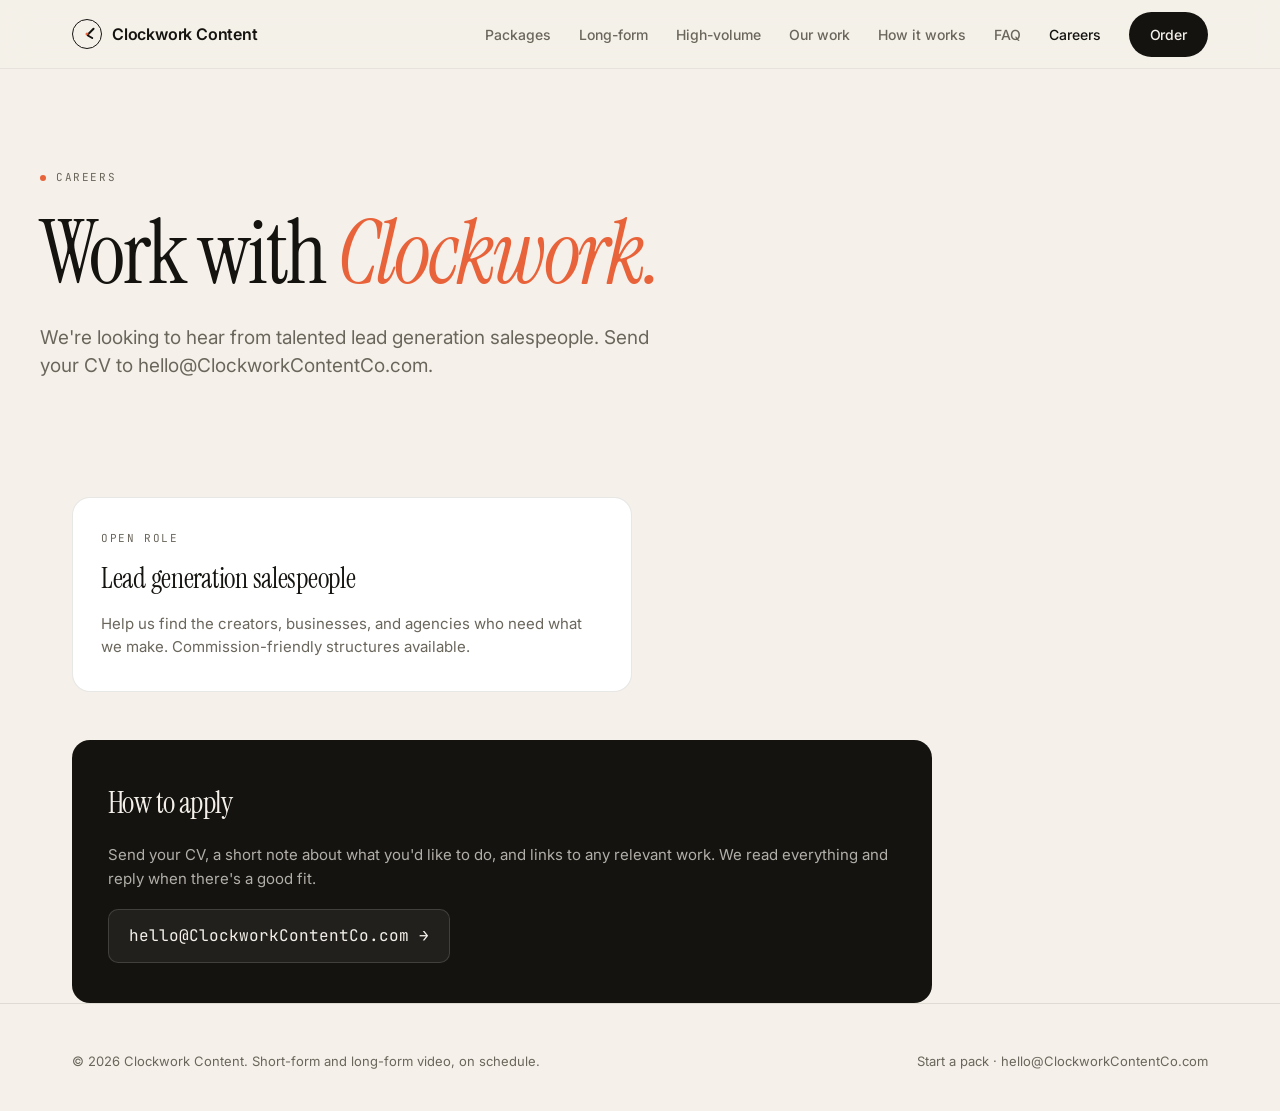
<file: careers.html>
<!doctype html>
<html lang="en">
<head>
<!-- Google tag (gtag.js) -->
<script async src="https://www.googletagmanager.com/gtag/js?id=G-FJFCFD456N"></script>
<script>
  window.dataLayer = window.dataLayer || [];
  function gtag(){dataLayer.push(arguments);}
  gtag('js', new Date());
  gtag('config', 'G-FJFCFD456N');
</script>
<meta charset="utf-8"/>
<meta name="viewport" content="width=device-width, initial-scale=1"/>
<title>Careers | Clockwork Content</title>
<meta name="description" content="Clockwork Content is hiring lead generation salespeople on commission-friendly terms. Send your CV and links to your work to apply."/>
<link rel="canonical" href="https://clockworkcontentco.com/careers.html"/>
<meta property="og:type" content="website"/>
<meta property="og:site_name" content="Clockwork Content"/>
<meta property="og:title" content="Careers | Clockwork Content"/>
<meta property="og:description" content="Clockwork Content is hiring lead generation salespeople on commission-friendly terms. Send your CV and links to your work to apply."/>
<meta property="og:url" content="https://clockworkcontentco.com/careers.html"/>
<meta property="og:image" content="https://clockworkcontentco.com/images/og-card.png"/>
<meta property="og:image:width" content="1200"/>
<meta property="og:image:height" content="630"/>
<meta name="twitter:card" content="summary_large_image"/>
<link rel="icon" type="image/png" sizes="48x48" href="favicon.png">
<link rel="preconnect" href="https://fonts.googleapis.com">
<link rel="preconnect" href="https://fonts.gstatic.com" crossorigin>
<link href="https://fonts.googleapis.com/css2?family=Inter:wght@400;500;600;700&family=Instrument+Serif:ital@0;1&family=JetBrains+Mono:wght@400;500;600&display=swap" rel="stylesheet">
<style>
  :root {
    --accent: #E8633A;
    --accent2: #6B7A5A;
    --ink: #14130F;
    --paper: #F5F1EA;
    --paper-soft: #EDE7DC;
    --paper-deep: #E6DFD1;
    --muted: #6A665C;
    --line: rgba(20,19,15,0.10);
    --line-soft: rgba(20,19,15,0.06);
    --line-strong: rgba(20,19,15,0.18);
  }

  *, *::before, *::after { box-sizing: border-box; }
  html, body { margin: 0; padding: 0; }
  body {
    background: var(--paper);
    color: var(--ink);
    font-family: 'Inter', system-ui, sans-serif;
    font-size: 16px; line-height: 1.5;
    -webkit-font-smoothing: antialiased;
    text-rendering: optimizeLegibility;
  }

  .serif { font-family: 'Instrument Serif', Georgia, serif; font-weight: 400; }
  .mono  { font-family: 'JetBrains Mono', monospace; }
  .eyebrow {
    font-family: 'JetBrains Mono', monospace;
    font-size: 11px; letter-spacing: 1.6px;
    text-transform: uppercase; color: var(--muted);
  }
  h1, h2, h3 { margin: 0; font-weight: 400; letter-spacing: -0.02em; }
  p { margin: 0; }
  a { color: inherit; text-decoration: none; }
  button { font-family: inherit; cursor: pointer; }

  .shell { max-width: 1200px; margin: 0 auto; padding: 0 32px; }
  @media (max-width: 640px) { .shell { padding: 0 20px; } }

  .nav {
    position: sticky; top: 0; z-index: 50;
    background: rgba(245, 241, 234, 0.82);
    backdrop-filter: blur(14px);
    -webkit-backdrop-filter: blur(14px);
    border-bottom: 1px solid var(--line-soft);
  }
  .nav-inner {
    display: flex; align-items: center; justify-content: space-between;
    height: 68px;
  }
  .brand { display: flex; align-items: center; gap: 10px; font-weight: 600; letter-spacing: -0.2px; }
  .brand-mark {
    width: 30px; height: 30px; border-radius: 999px;
    border: 1.5px solid var(--ink);
    position: relative; flex-shrink: 0;
  }
  .brand-mark::before, .brand-mark::after {
    content: ''; position: absolute; background: var(--ink);
    left: 50%; transform-origin: bottom center;
    border-radius: 2px;
  }
  .brand-mark::before {
    width: 1.5px; height: 10px; top: 5px;
    transform: translateX(-50%) rotate(45deg);
    animation: tick-minute 60s linear infinite;
  }
  .brand-mark::after {
    width: 2px; height: 7px; top: 8px;
    transform: translateX(-50%) rotate(120deg);
    animation: tick-hour 600s linear infinite;
  }
  .brand-mark-dot {
    position: absolute; left: 50%; top: 50%;
    width: 3px; height: 3px; border-radius: 999px;
    background: var(--accent);
    transform: translate(-50%, -50%);
  }
  @keyframes tick-minute { to { transform: translateX(-50%) rotate(405deg); } }
  @keyframes tick-hour   { to { transform: translateX(-50%) rotate(480deg); } }

  .nav-links { display: flex; align-items: center; gap: 28px; }
  .nav-links a {
    font-size: 14px; color: var(--muted); font-weight: 500;
    transition: color .15s ease;
  }
  .nav-links a:hover { color: var(--ink); }
  .nav-links a.active { color: var(--ink); }
  @media (max-width: 720px) {
    .nav-links a:not(.btn) { display: none; }
  }

  .btn {
    display: inline-flex; align-items: center; gap: 8px;
    padding: 11px 20px; border-radius: 999px;
    font-size: 14px; font-weight: 600; letter-spacing: -0.1px;
    border: 1px solid transparent;
    transition: transform .12s ease, background .15s ease, color .15s ease, border-color .15s ease;
  }
  .btn-primary { background: var(--ink); color: var(--paper); }
  .btn-primary:hover { transform: translateY(-1px); }
  .btn-ghost { background: transparent; color: var(--ink); border-color: var(--line-strong); }
  .btn-ghost:hover { background: var(--paper-soft); }
  .btn-accent { background: var(--accent); color: #fff; }
  .btn-accent:hover { transform: translateY(-1px); }
  .btn .arrow { transition: transform .15s ease; }
  .btn:hover .arrow { transform: translateX(3px); }

  .hero { padding: 100px 0 80px; position: relative; }
  .hero-tag { margin-bottom: 24px; }
  .hero-tag::before {
    content: ''; display: inline-block; width: 6px; height: 6px;
    border-radius: 999px; background: var(--accent);
    margin-right: 10px; vertical-align: middle;
    animation: pulse 2s ease-in-out infinite;
  }
  @keyframes pulse { 0%, 100% { opacity: 1; } 50% { opacity: 0.35; } }

  .hero h1 {
    font-family: 'Instrument Serif', Georgia, serif;
    font-size: clamp(44px, 7vw, 88px);
    line-height: 0.98; letter-spacing: -0.03em;
    margin-bottom: 28px;
    max-width: 900px;
  }
  .hero h1 em {
    color: var(--accent);
    font-style: italic;
  }
  .hero-sub {
    font-size: 19px; line-height: 1.5; color: var(--muted);
    max-width: 620px; margin-bottom: 36px;
  }
  .hero-cta { display: flex; gap: 12px; flex-wrap: wrap; }

  section { padding: 60px 0 100px; }

  .roles {
    display: grid; grid-template-columns: repeat(2, 1fr); gap: 20px;
    max-width: 860px;
  }
  @media (max-width: 720px) { .roles { grid-template-columns: 1fr; } }
  .roles-single { grid-template-columns: 1fr; max-width: 560px; }
  .role {
    padding: 32px 28px; border: 1px solid var(--line); border-radius: 18px;
    background: #fff;
    display: flex; flex-direction: column; gap: 12px;
  }
  .role h2 {
    font-family: 'Instrument Serif', Georgia, serif;
    font-size: 28px; letter-spacing: -0.01em;
  }
  .role p { font-size: 15px; color: var(--muted); line-height: 1.55; }

  .apply {
    margin-top: 48px;
    padding: 40px 36px;
    background: var(--ink); color: var(--paper);
    border-radius: 18px;
    max-width: 860px;
    display: flex; flex-direction: column; gap: 18px;
  }
  .apply h2 {
    font-family: 'Instrument Serif', Georgia, serif;
    font-size: 30px; letter-spacing: -0.02em;
  }
  .apply p { color: rgba(245,241,234,0.7); font-size: 15px; line-height: 1.6; }
  .apply .email {
    font-family: 'JetBrains Mono', monospace;
    font-size: 16px; color: var(--paper);
    display: inline-flex; align-items: center; gap: 10px;
    padding: 14px 20px;
    background: rgba(255,255,255,0.06);
    border: 1px solid rgba(245,241,234,0.15);
    border-radius: 10px;
    align-self: flex-start;
    transition: border-color .15s ease, background .15s ease;
  }
  .apply .email:hover {
    border-color: var(--accent);
    background: rgba(232,99,58,0.1);
  }

  footer {
    padding: 48px 0 40px; border-top: 1px solid var(--line);
    font-size: 13px; color: var(--muted);
  }
  .foot {
    display: flex; justify-content: space-between; align-items: center; gap: 20px; flex-wrap: wrap;
  }

  .reveal { opacity: 0; transform: translateY(16px); transition: opacity .7s ease, transform .7s ease; }
  .reveal.on { opacity: 1; transform: none; }

  @media (prefers-reduced-motion: reduce) {
    * { animation: none !important; transition: none !important; }
    .reveal { opacity: 1; transform: none; }
  }
</style>
<link rel="stylesheet" href="mobile-nav.css">
</head>
<body>

<header class="nav">
  <div class="shell nav-inner">
    <a href="index.html" class="brand">
      <span class="brand-mark"><span class="brand-mark-dot"></span></span>
      Clockwork Content
    </a>
    <nav class="nav-links" id="site-navigation">
      <a href="index.html#packages">Packages</a>
      <a href="long-form.html">Long-form</a>
      <a href="high-volume.html">High-volume</a>
      <a href="work.html">Our work</a>
      <a href="index.html#how">How it works</a>
      <a href="index.html#faq">FAQ</a>
      <a href="careers.html" class="active">Careers</a>
      <a href="index.html#order" class="btn btn-primary nav-order-desktop">Order</a>
    </nav>
    <div class="mobile-nav-actions">
      <a href="index.html#order" class="btn btn-primary mobile-order">Order</a>
      <button class="nav-toggle" type="button" aria-expanded="false" aria-controls="site-navigation" aria-label="Open navigation">
        <span></span><span></span><span></span>
      </button>
    </div>
  </div>
</header>

<section class="hero shell">
  <div class="eyebrow hero-tag reveal">Careers</div>
  <h1 class="reveal">Work with <em>Clockwork.</em></h1>
  <p class="hero-sub reveal">We're looking to hear from talented lead generation salespeople. Send your CV to hello@ClockworkContentCo.com.</p>
</section>

<section class="shell">
  <div class="roles roles-single">
    <div class="role reveal">
      <div class="eyebrow">Open role</div>
      <h2>Lead generation salespeople</h2>
      <p>Help us find the creators, businesses, and agencies who need what we make. Commission-friendly structures available.</p>
    </div>
  </div>

  <div class="apply reveal">
    <h2>How to apply</h2>
    <p>Send your CV, a short note about what you'd like to do, and links to any relevant work. We read everything and reply when there's a good fit.</p>
    <a class="email" href="mailto:hello@ClockworkContentCo.com?subject=Careers application">
      hello@ClockworkContentCo.com
      <span class="arrow">→</span>
    </a>
  </div>
</section>

<footer>
  <div class="shell foot">
    <div>© 2026 Clockwork Content. Short-form and long-form video, on schedule.</div>
    <div><a href="index.html#order">Start a pack</a> · <a href="mailto:hello@ClockworkContentCo.com">hello@ClockworkContentCo.com</a></div>
  </div>
</footer>

<script src="mobile-nav.js"></script>
<script>
  const reveals = document.querySelectorAll('.reveal');
  const io = new IntersectionObserver((entries) => {
    entries.forEach(e => { if (e.isIntersecting) { e.target.classList.add('on'); io.unobserve(e.target); } });
  }, { threshold: 0.08, rootMargin: '0px 0px -40px 0px' });
  reveals.forEach(el => io.observe(el));
</script>

</body>
</html>
</file>
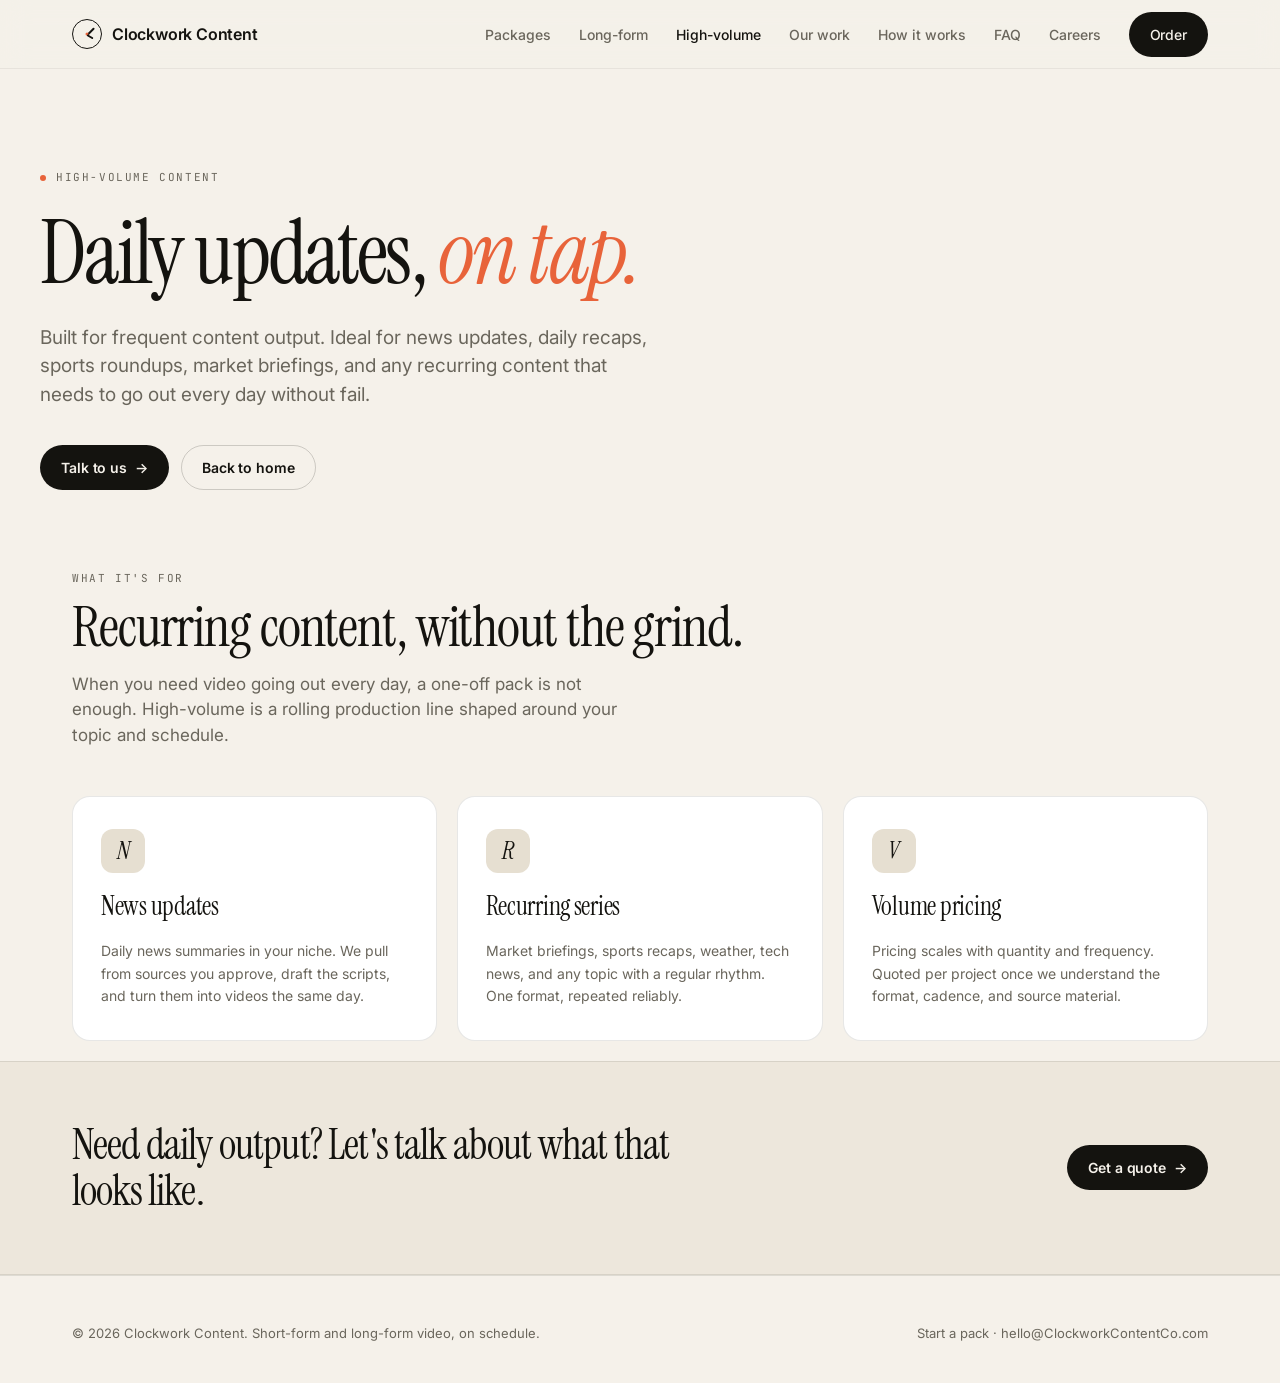
<file: high-volume.html>
<!doctype html>
<html lang="en">
<head>
<!-- Google tag (gtag.js) -->
<script async src="https://www.googletagmanager.com/gtag/js?id=G-FJFCFD456N"></script>
<script>
  window.dataLayer = window.dataLayer || [];
  function gtag(){dataLayer.push(arguments);}
  gtag('js', new Date());
  gtag('config', 'G-FJFCFD456N');
</script>
<meta charset="utf-8"/>
<meta name="viewport" content="width=device-width, initial-scale=1"/>
<title>Daily News and Recurring Video Series | Clockwork Content</title>
<meta name="description" content="Same-day short videos for daily news and recurring series like market briefings and sports recaps. Priced by volume and quoted per project."/>
<link rel="canonical" href="https://clockworkcontentco.com/high-volume.html"/>
<meta property="og:type" content="website"/>
<meta property="og:site_name" content="Clockwork Content"/>
<meta property="og:title" content="Daily News and Recurring Video Series | Clockwork Content"/>
<meta property="og:description" content="Same-day short videos for daily news and recurring series like market briefings and sports recaps. Priced by volume and quoted per project."/>
<meta property="og:url" content="https://clockworkcontentco.com/high-volume.html"/>
<meta property="og:image" content="https://clockworkcontentco.com/images/og-card.png"/>
<meta property="og:image:width" content="1200"/>
<meta property="og:image:height" content="630"/>
<meta name="twitter:card" content="summary_large_image"/>
<link rel="icon" type="image/png" sizes="48x48" href="favicon.png">
<script type="application/ld+json">
{
  "@context": "https://schema.org",
  "@type": "Service",
  "name": "High-volume video production",
  "serviceType": "Video production",
  "provider": {
    "@type": "Organization",
    "@id": "https://clockworkcontentco.com/#org",
    "name": "Clockwork Content"
  },
  "url": "https://clockworkcontentco.com/high-volume.html",
  "description": "Same-day short videos for daily news updates and recurring series such as market briefings and sports recaps. Priced by volume and quoted per project."
}
</script>
<link rel="preconnect" href="https://fonts.googleapis.com">
<link rel="preconnect" href="https://fonts.gstatic.com" crossorigin>
<link href="https://fonts.googleapis.com/css2?family=Inter:wght@400;500;600;700&family=Instrument+Serif:ital@0;1&family=JetBrains+Mono:wght@400;500;600&display=swap" rel="stylesheet">
<style>
  :root {
    --accent: #E8633A;
    --accent2: #6B7A5A;
    --ink: #14130F;
    --paper: #F5F1EA;
    --paper-soft: #EDE7DC;
    --paper-deep: #E6DFD1;
    --muted: #6A665C;
    --line: rgba(20,19,15,0.10);
    --line-soft: rgba(20,19,15,0.06);
    --line-strong: rgba(20,19,15,0.18);
  }

  *, *::before, *::after { box-sizing: border-box; }
  html, body { margin: 0; padding: 0; }
  body {
    background: var(--paper);
    color: var(--ink);
    font-family: 'Inter', system-ui, sans-serif;
    font-size: 16px; line-height: 1.5;
    -webkit-font-smoothing: antialiased;
    text-rendering: optimizeLegibility;
  }

  .serif { font-family: 'Instrument Serif', Georgia, serif; font-weight: 400; }
  .mono  { font-family: 'JetBrains Mono', monospace; }
  .eyebrow {
    font-family: 'JetBrains Mono', monospace;
    font-size: 11px; letter-spacing: 1.6px;
    text-transform: uppercase; color: var(--muted);
  }
  h1, h2, h3 { margin: 0; font-weight: 400; letter-spacing: -0.02em; }
  p { margin: 0; }
  a { color: inherit; text-decoration: none; }
  button { font-family: inherit; cursor: pointer; }

  .shell { max-width: 1200px; margin: 0 auto; padding: 0 32px; }
  @media (max-width: 640px) { .shell { padding: 0 20px; } }

  .nav {
    position: sticky; top: 0; z-index: 50;
    background: rgba(245, 241, 234, 0.82);
    backdrop-filter: blur(14px);
    -webkit-backdrop-filter: blur(14px);
    border-bottom: 1px solid var(--line-soft);
  }
  .nav-inner {
    display: flex; align-items: center; justify-content: space-between;
    height: 68px;
  }
  .brand { display: flex; align-items: center; gap: 10px; font-weight: 600; letter-spacing: -0.2px; }
  .brand-mark {
    width: 30px; height: 30px; border-radius: 999px;
    border: 1.5px solid var(--ink);
    position: relative; flex-shrink: 0;
  }
  .brand-mark::before, .brand-mark::after {
    content: ''; position: absolute; background: var(--ink);
    left: 50%; transform-origin: bottom center;
    border-radius: 2px;
  }
  .brand-mark::before {
    width: 1.5px; height: 10px; top: 5px;
    transform: translateX(-50%) rotate(45deg);
    animation: tick-minute 60s linear infinite;
  }
  .brand-mark::after {
    width: 2px; height: 7px; top: 8px;
    transform: translateX(-50%) rotate(120deg);
    animation: tick-hour 600s linear infinite;
  }
  .brand-mark-dot {
    position: absolute; left: 50%; top: 50%;
    width: 3px; height: 3px; border-radius: 999px;
    background: var(--accent);
    transform: translate(-50%, -50%);
  }
  @keyframes tick-minute { to { transform: translateX(-50%) rotate(405deg); } }
  @keyframes tick-hour   { to { transform: translateX(-50%) rotate(480deg); } }

  .nav-links { display: flex; align-items: center; gap: 28px; }
  .nav-links a {
    font-size: 14px; color: var(--muted); font-weight: 500;
    transition: color .15s ease;
  }
  .nav-links a:hover { color: var(--ink); }
  .nav-links a.active { color: var(--ink); }
  @media (max-width: 720px) {
    .nav-links a:not(.btn) { display: none; }
  }

  .btn {
    display: inline-flex; align-items: center; gap: 8px;
    padding: 11px 20px; border-radius: 999px;
    font-size: 14px; font-weight: 600; letter-spacing: -0.1px;
    border: 1px solid transparent;
    transition: transform .12s ease, background .15s ease, color .15s ease, border-color .15s ease;
  }
  .btn-primary { background: var(--ink); color: var(--paper); }
  .btn-primary:hover { transform: translateY(-1px); }
  .btn-ghost { background: transparent; color: var(--ink); border-color: var(--line-strong); }
  .btn-ghost:hover { background: var(--paper-soft); }
  .btn .arrow { transition: transform .15s ease; }
  .btn:hover .arrow { transform: translateX(3px); }

  .hero { padding: 100px 0 80px; position: relative; }
  .hero-tag { margin-bottom: 24px; }
  .hero-tag::before {
    content: ''; display: inline-block; width: 6px; height: 6px;
    border-radius: 999px; background: var(--accent);
    margin-right: 10px; vertical-align: middle;
    animation: pulse 2s ease-in-out infinite;
  }
  @keyframes pulse { 0%, 100% { opacity: 1; } 50% { opacity: 0.35; } }

  .hero h1 {
    font-family: 'Instrument Serif', Georgia, serif;
    font-size: clamp(44px, 7vw, 88px);
    line-height: 0.98; letter-spacing: -0.03em;
    margin-bottom: 28px;
    max-width: 900px;
  }
  .hero h1 em {
    color: var(--accent);
    font-style: italic;
  }
  .hero-sub {
    font-size: 19px; line-height: 1.5; color: var(--muted);
    max-width: 620px; margin-bottom: 36px;
  }
  .hero-cta { display: flex; gap: 12px; flex-wrap: wrap; }

  section { padding: 80px 0; }
  #services { padding-bottom: 20px; }
  .cta-band { padding: 60px 0; }
  .section-head { margin-bottom: 48px; max-width: 720px; }
  .section-head h2 {
    font-family: 'Instrument Serif', Georgia, serif;
    font-size: clamp(36px, 4.5vw, 56px);
    line-height: 1.02; letter-spacing: -0.02em;
    margin-top: 12px; margin-bottom: 16px;
  }
  .section-head p { color: var(--muted); font-size: 17px; max-width: 560px; }

  .cards {
    display: grid; grid-template-columns: repeat(3, 1fr); gap: 20px;
  }
  @media (max-width: 820px) { .cards { grid-template-columns: 1fr; } }
  .card {
    padding: 32px 28px; border: 1px solid var(--line); border-radius: 18px;
    background: #fff;
    display: flex; flex-direction: column; gap: 14px;
  }
  .card-icon {
    width: 44px; height: 44px; border-radius: 12px;
    background: var(--paper-deep);
    display: grid; place-items: center;
    font-family: 'Instrument Serif', Georgia, serif;
    font-size: 24px; color: var(--ink);
    font-style: italic;
  }
  .card h3 {
    font-family: 'Instrument Serif', Georgia, serif;
    font-size: 26px; letter-spacing: -0.01em;
  }
  .card p { font-size: 14px; color: var(--muted); line-height: 1.6; }

  .cta-band {
    background: var(--paper-soft);
    border-top: 1px solid var(--line);
    border-bottom: 1px solid var(--line);
  }
  .cta-band .row {
    display: flex; justify-content: space-between; align-items: center; gap: 32px;
    flex-wrap: wrap;
  }
  .cta-band h2 {
    font-family: 'Instrument Serif', Georgia, serif;
    font-size: clamp(28px, 3.5vw, 42px);
    letter-spacing: -0.02em; line-height: 1.1;
    max-width: 620px;
  }

  footer {
    padding: 48px 0 40px; border-top: 1px solid var(--line);
    font-size: 13px; color: var(--muted);
  }
  .foot {
    display: flex; justify-content: space-between; align-items: center; gap: 20px; flex-wrap: wrap;
  }

  .reveal { opacity: 0; transform: translateY(16px); transition: opacity .7s ease, transform .7s ease; }
  .reveal.on { opacity: 1; transform: none; }

  @media (prefers-reduced-motion: reduce) {
    * { animation: none !important; transition: none !important; }
    .reveal { opacity: 1; transform: none; }
  }
</style>
<link rel="stylesheet" href="mobile-nav.css">
</head>
<body>

<header class="nav">
  <div class="shell nav-inner">
    <a href="index.html" class="brand">
      <span class="brand-mark"><span class="brand-mark-dot"></span></span>
      Clockwork Content
    </a>
    <nav class="nav-links" id="site-navigation">
      <a href="index.html#packages">Packages</a>
      <a href="long-form.html">Long-form</a>
      <a href="high-volume.html" class="active">High-volume</a>
      <a href="work.html">Our work</a>
      <a href="index.html#how">How it works</a>
      <a href="index.html#faq">FAQ</a>
      <a href="careers.html">Careers</a>
      <a href="index.html#order" class="btn btn-primary nav-order-desktop">Order</a>
    </nav>
    <div class="mobile-nav-actions">
      <a href="index.html#order" class="btn btn-primary mobile-order">Order</a>
      <button class="nav-toggle" type="button" aria-expanded="false" aria-controls="site-navigation" aria-label="Open navigation">
        <span></span><span></span><span></span>
      </button>
    </div>
  </div>
</header>

<section class="hero shell">
  <div class="eyebrow hero-tag reveal">High-volume content</div>
  <h1 class="reveal">Daily updates, <em>on tap.</em></h1>
  <p class="hero-sub reveal">Built for frequent content output. Ideal for news updates, daily recaps, sports roundups, market briefings, and any recurring content that needs to go out every day without fail.</p>
  <div class="hero-cta reveal">
    <a href="index.html#order" class="btn btn-primary">Talk to us <span class="arrow">→</span></a>
    <a href="index.html" class="btn btn-ghost">Back to home</a>
  </div>
</section>

<section id="services" class="shell">
  <div class="section-head reveal">
    <div class="eyebrow">What it's for</div>
    <h2>Recurring content, without the grind.</h2>
    <p>When you need video going out every day, a one-off pack is not enough. High-volume is a rolling production line shaped around your topic and schedule.</p>
  </div>

  <div class="cards">
    <div class="card reveal">
      <div class="card-icon">N</div>
      <h3>News updates</h3>
      <p>Daily news summaries in your niche. We pull from sources you approve, draft the scripts, and turn them into videos the same day.</p>
    </div>
    <div class="card reveal">
      <div class="card-icon">R</div>
      <h3>Recurring series</h3>
      <p>Market briefings, sports recaps, weather, tech news, and any topic with a regular rhythm. One format, repeated reliably.</p>
    </div>
    <div class="card reveal">
      <div class="card-icon">V</div>
      <h3>Volume pricing</h3>
      <p>Pricing scales with quantity and frequency. Quoted per project once we understand the format, cadence, and source material.</p>
    </div>
  </div>
</section>

<section class="cta-band">
  <div class="shell row">
    <h2>Need daily output? Let's talk about what that looks like.</h2>
    <a href="index.html#order" class="btn btn-primary">Get a quote <span class="arrow">→</span></a>
  </div>
</section>

<footer>
  <div class="shell foot">
    <div>© 2026 Clockwork Content. Short-form and long-form video, on schedule.</div>
    <div><a href="index.html#order">Start a pack</a> · <a href="mailto:hello@ClockworkContentCo.com">hello@ClockworkContentCo.com</a></div>
  </div>
</footer>

<script src="mobile-nav.js"></script>
<script>
  const reveals = document.querySelectorAll('.reveal');
  const io = new IntersectionObserver((entries) => {
    entries.forEach(e => { if (e.isIntersecting) { e.target.classList.add('on'); io.unobserve(e.target); } });
  }, { threshold: 0.08, rootMargin: '0px 0px -40px 0px' });
  reveals.forEach(el => io.observe(el));
</script>

</body>
</html>
</file>
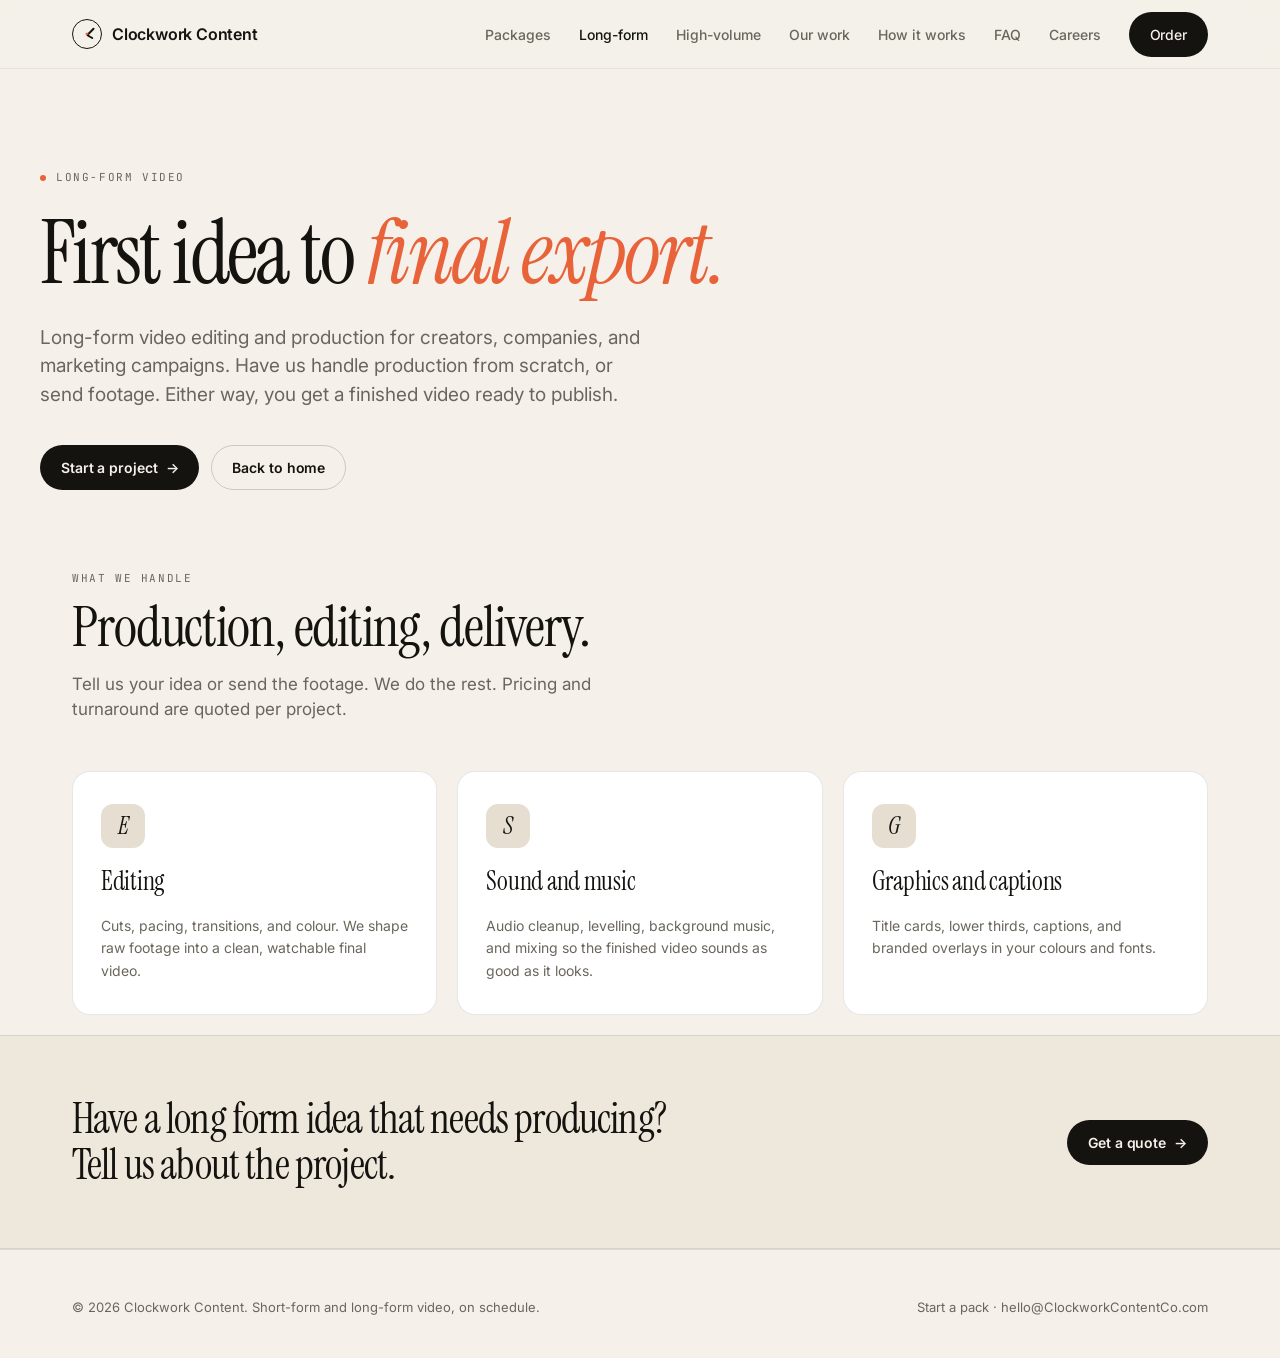
<file: long-form.html>
<!doctype html>
<html lang="en">
<head>
<!-- Google tag (gtag.js) -->
<script async src="https://www.googletagmanager.com/gtag/js?id=G-FJFCFD456N"></script>
<script>
  window.dataLayer = window.dataLayer || [];
  function gtag(){dataLayer.push(arguments);}
  gtag('js', new Date());
  gtag('config', 'G-FJFCFD456N');
</script>
<meta charset="utf-8"/>
<meta name="viewport" content="width=device-width, initial-scale=1"/>
<title>Long-Form Video Editing for YouTube and Podcasts | Clockwork</title>
<meta name="description" content="Long-form video editing and production for YouTube, podcasts and interviews. Cuts, colour, sound, captions and branded graphics. Quoted per project."/>
<link rel="canonical" href="https://clockworkcontentco.com/long-form.html"/>
<meta property="og:type" content="website"/>
<meta property="og:site_name" content="Clockwork Content"/>
<meta property="og:title" content="Long-Form Video Editing for YouTube and Podcasts | Clockwork"/>
<meta property="og:description" content="Long-form video editing and production for YouTube, podcasts and interviews. Cuts, colour, sound, captions and branded graphics. Quoted per project."/>
<meta property="og:url" content="https://clockworkcontentco.com/long-form.html"/>
<meta property="og:image" content="https://clockworkcontentco.com/images/og-card.png"/>
<meta property="og:image:width" content="1200"/>
<meta property="og:image:height" content="630"/>
<meta name="twitter:card" content="summary_large_image"/>
<link rel="icon" type="image/png" sizes="48x48" href="favicon.png">
<script type="application/ld+json">
{
  "@context": "https://schema.org",
  "@type": "Service",
  "name": "Long-form video editing and production",
  "serviceType": "Video editing",
  "provider": {
    "@type": "Organization",
    "@id": "https://clockworkcontentco.com/#org",
    "name": "Clockwork Content"
  },
  "url": "https://clockworkcontentco.com/long-form.html",
  "description": "Long-form video editing and production for YouTube, podcasts and interviews. Cuts, pacing, colour, audio cleanup, music, captions and branded graphics. Quoted per project."
}
</script>
<link rel="preconnect" href="https://fonts.googleapis.com">
<link rel="preconnect" href="https://fonts.gstatic.com" crossorigin>
<link href="https://fonts.googleapis.com/css2?family=Inter:wght@400;500;600;700&family=Instrument+Serif:ital@0;1&family=JetBrains+Mono:wght@400;500;600&display=swap" rel="stylesheet">
<style>
  :root {
    --accent: #E8633A;
    --accent2: #6B7A5A;
    --ink: #14130F;
    --paper: #F5F1EA;
    --paper-soft: #EDE7DC;
    --paper-deep: #E6DFD1;
    --muted: #6A665C;
    --line: rgba(20,19,15,0.10);
    --line-soft: rgba(20,19,15,0.06);
    --line-strong: rgba(20,19,15,0.18);
  }

  *, *::before, *::after { box-sizing: border-box; }
  html, body { margin: 0; padding: 0; }
  body {
    background: var(--paper);
    color: var(--ink);
    font-family: 'Inter', system-ui, sans-serif;
    font-size: 16px; line-height: 1.5;
    -webkit-font-smoothing: antialiased;
    text-rendering: optimizeLegibility;
  }

  .serif { font-family: 'Instrument Serif', Georgia, serif; font-weight: 400; }
  .mono  { font-family: 'JetBrains Mono', monospace; }
  .eyebrow {
    font-family: 'JetBrains Mono', monospace;
    font-size: 11px; letter-spacing: 1.6px;
    text-transform: uppercase; color: var(--muted);
  }
  h1, h2, h3 { margin: 0; font-weight: 400; letter-spacing: -0.02em; }
  p { margin: 0; }
  a { color: inherit; text-decoration: none; }
  button { font-family: inherit; cursor: pointer; }

  .shell { max-width: 1200px; margin: 0 auto; padding: 0 32px; }
  @media (max-width: 640px) { .shell { padding: 0 20px; } }

  .nav {
    position: sticky; top: 0; z-index: 50;
    background: rgba(245, 241, 234, 0.82);
    backdrop-filter: blur(14px);
    -webkit-backdrop-filter: blur(14px);
    border-bottom: 1px solid var(--line-soft);
  }
  .nav-inner {
    display: flex; align-items: center; justify-content: space-between;
    height: 68px;
  }
  .brand { display: flex; align-items: center; gap: 10px; font-weight: 600; letter-spacing: -0.2px; }
  .brand-mark {
    width: 30px; height: 30px; border-radius: 999px;
    border: 1.5px solid var(--ink);
    position: relative; flex-shrink: 0;
  }
  .brand-mark::before, .brand-mark::after {
    content: ''; position: absolute; background: var(--ink);
    left: 50%; transform-origin: bottom center;
    border-radius: 2px;
  }
  .brand-mark::before {
    width: 1.5px; height: 10px; top: 5px;
    transform: translateX(-50%) rotate(45deg);
    animation: tick-minute 60s linear infinite;
  }
  .brand-mark::after {
    width: 2px; height: 7px; top: 8px;
    transform: translateX(-50%) rotate(120deg);
    animation: tick-hour 600s linear infinite;
  }
  .brand-mark-dot {
    position: absolute; left: 50%; top: 50%;
    width: 3px; height: 3px; border-radius: 999px;
    background: var(--accent);
    transform: translate(-50%, -50%);
  }
  @keyframes tick-minute { to { transform: translateX(-50%) rotate(405deg); } }
  @keyframes tick-hour   { to { transform: translateX(-50%) rotate(480deg); } }

  .nav-links { display: flex; align-items: center; gap: 28px; }
  .nav-links a {
    font-size: 14px; color: var(--muted); font-weight: 500;
    transition: color .15s ease;
  }
  .nav-links a:hover { color: var(--ink); }
  .nav-links a.active { color: var(--ink); }
  @media (max-width: 720px) {
    .nav-links a:not(.btn) { display: none; }
  }

  .btn {
    display: inline-flex; align-items: center; gap: 8px;
    padding: 11px 20px; border-radius: 999px;
    font-size: 14px; font-weight: 600; letter-spacing: -0.1px;
    border: 1px solid transparent;
    transition: transform .12s ease, background .15s ease, color .15s ease, border-color .15s ease;
  }
  .btn-primary { background: var(--ink); color: var(--paper); }
  .btn-primary:hover { transform: translateY(-1px); }
  .btn-ghost { background: transparent; color: var(--ink); border-color: var(--line-strong); }
  .btn-ghost:hover { background: var(--paper-soft); }
  .btn .arrow { transition: transform .15s ease; }
  .btn:hover .arrow { transform: translateX(3px); }

  .hero { padding: 100px 0 80px; position: relative; }
  .hero-tag { margin-bottom: 24px; }
  .hero-tag::before {
    content: ''; display: inline-block; width: 6px; height: 6px;
    border-radius: 999px; background: var(--accent);
    margin-right: 10px; vertical-align: middle;
    animation: pulse 2s ease-in-out infinite;
  }
  @keyframes pulse { 0%, 100% { opacity: 1; } 50% { opacity: 0.35; } }

  .hero h1 {
    font-family: 'Instrument Serif', Georgia, serif;
    font-size: clamp(44px, 7vw, 88px);
    line-height: 0.98; letter-spacing: -0.03em;
    margin-bottom: 28px;
    max-width: 900px;
  }
  .hero h1 em {
    color: var(--accent);
    font-style: italic;
  }
  .hero-sub {
    font-size: 19px; line-height: 1.5; color: var(--muted);
    max-width: 620px; margin-bottom: 36px;
  }
  .hero-cta { display: flex; gap: 12px; flex-wrap: wrap; }

  section { padding: 80px 0; }
  #services { padding-bottom: 20px; }
  .cta-band { padding: 60px 0; }
  .section-head { margin-bottom: 48px; max-width: 720px; }
  .section-head h2 {
    font-family: 'Instrument Serif', Georgia, serif;
    font-size: clamp(36px, 4.5vw, 56px);
    line-height: 1.02; letter-spacing: -0.02em;
    margin-top: 12px; margin-bottom: 16px;
  }
  .section-head p { color: var(--muted); font-size: 17px; max-width: 560px; }

  .cards {
    display: grid; grid-template-columns: repeat(3, 1fr); gap: 20px;
  }
  @media (max-width: 820px) { .cards { grid-template-columns: 1fr; } }
  .card {
    padding: 32px 28px; border: 1px solid var(--line); border-radius: 18px;
    background: #fff;
    display: flex; flex-direction: column; gap: 14px;
  }
  .card-icon {
    width: 44px; height: 44px; border-radius: 12px;
    background: var(--paper-deep);
    display: grid; place-items: center;
    font-family: 'Instrument Serif', Georgia, serif;
    font-size: 24px; color: var(--ink);
    font-style: italic;
  }
  .card h3 {
    font-family: 'Instrument Serif', Georgia, serif;
    font-size: 26px; letter-spacing: -0.01em;
  }
  .card p { font-size: 14px; color: var(--muted); line-height: 1.6; }

  .cta-band {
    background: var(--paper-soft);
    border-top: 1px solid var(--line);
    border-bottom: 1px solid var(--line);
  }
  .cta-band .row {
    display: flex; justify-content: space-between; align-items: center; gap: 32px;
    flex-wrap: wrap;
  }
  .cta-band h2 {
    font-family: 'Instrument Serif', Georgia, serif;
    font-size: clamp(28px, 3.5vw, 42px);
    letter-spacing: -0.02em; line-height: 1.1;
    max-width: 620px;
  }

  footer {
    padding: 48px 0 40px; border-top: 1px solid var(--line);
    font-size: 13px; color: var(--muted);
  }
  .foot {
    display: flex; justify-content: space-between; align-items: center; gap: 20px; flex-wrap: wrap;
  }

  .reveal { opacity: 0; transform: translateY(16px); transition: opacity .7s ease, transform .7s ease; }
  .reveal.on { opacity: 1; transform: none; }

  @media (prefers-reduced-motion: reduce) {
    * { animation: none !important; transition: none !important; }
    .reveal { opacity: 1; transform: none; }
  }
</style>
<link rel="stylesheet" href="mobile-nav.css">
</head>
<body>

<header class="nav">
  <div class="shell nav-inner">
    <a href="index.html" class="brand">
      <span class="brand-mark"><span class="brand-mark-dot"></span></span>
      Clockwork Content
    </a>
    <nav class="nav-links" id="site-navigation">
      <a href="index.html#packages">Packages</a>
      <a href="long-form.html" class="active">Long-form</a>
      <a href="high-volume.html">High-volume</a>
      <a href="work.html">Our work</a>
      <a href="index.html#how">How it works</a>
      <a href="index.html#faq">FAQ</a>
      <a href="careers.html">Careers</a>
      <a href="index.html#order" class="btn btn-primary nav-order-desktop">Order</a>
    </nav>
    <div class="mobile-nav-actions">
      <a href="index.html#order" class="btn btn-primary mobile-order">Order</a>
      <button class="nav-toggle" type="button" aria-expanded="false" aria-controls="site-navigation" aria-label="Open navigation">
        <span></span><span></span><span></span>
      </button>
    </div>
  </div>
</header>

<section class="hero shell">
  <div class="eyebrow hero-tag reveal">Long-form video</div>
  <h1 class="reveal">First idea to <em>final export.</em></h1>
  <p class="hero-sub reveal">Long-form video editing and production for creators, companies, and marketing campaigns. Have us handle production from scratch, or send footage. Either way, you get a finished video ready to publish.</p>
  <div class="hero-cta reveal">
    <a href="index.html#order" class="btn btn-primary">Start a project <span class="arrow">→</span></a>
    <a href="index.html" class="btn btn-ghost">Back to home</a>
  </div>
</section>

<section id="services" class="shell">
  <div class="section-head reveal">
    <div class="eyebrow">What we handle</div>
    <h2>Production, editing, delivery.</h2>
    <p>Tell us your idea or send the footage. We do the rest. Pricing and turnaround are quoted per project.</p>
  </div>

  <div class="cards">
    <div class="card reveal">
      <div class="card-icon">E</div>
      <h3>Editing</h3>
      <p>Cuts, pacing, transitions, and colour. We shape raw footage into a clean, watchable final video.</p>
    </div>
    <div class="card reveal">
      <div class="card-icon">S</div>
      <h3>Sound and music</h3>
      <p>Audio cleanup, levelling, background music, and mixing so the finished video sounds as good as it looks.</p>
    </div>
    <div class="card reveal">
      <div class="card-icon">G</div>
      <h3>Graphics and captions</h3>
      <p>Title cards, lower thirds, captions, and branded overlays in your colours and fonts.</p>
    </div>
  </div>
</section>

<section class="cta-band">
  <div class="shell row">
    <h2>Have a long form idea that needs producing? Tell us about the project.</h2>
    <a href="index.html#order" class="btn btn-primary">Get a quote <span class="arrow">→</span></a>
  </div>
</section>

<footer>
  <div class="shell foot">
    <div>© 2026 Clockwork Content. Short-form and long-form video, on schedule.</div>
    <div><a href="index.html#order">Start a pack</a> · <a href="mailto:hello@ClockworkContentCo.com">hello@ClockworkContentCo.com</a></div>
  </div>
</footer>

<script src="mobile-nav.js"></script>
<script>
  const reveals = document.querySelectorAll('.reveal');
  const io = new IntersectionObserver((entries) => {
    entries.forEach(e => { if (e.isIntersecting) { e.target.classList.add('on'); io.unobserve(e.target); } });
  }, { threshold: 0.08, rootMargin: '0px 0px -40px 0px' });
  reveals.forEach(el => io.observe(el));
</script>

</body>
</html>
</file>
<file: mobile-nav.css>
.nav-links .btn-primary,
.nav-links .btn-primary:hover {
  color: var(--paper);
}

.mobile-nav-actions {
  display: none;
  align-items: center;
  gap: 8px;
}

.nav-toggle {
  width: 40px;
  height: 40px;
  padding: 0;
  display: inline-flex;
  flex-direction: column;
  align-items: center;
  justify-content: center;
  gap: 4px;
  border: 1px solid var(--line-strong);
  border-radius: 999px;
  background: transparent;
  color: var(--ink);
}

.nav-toggle span {
  display: block;
  width: 16px;
  height: 1.5px;
  background: currentColor;
  border-radius: 2px;
  transition: transform .18s ease, opacity .18s ease;
}

@media (max-width: 720px) {
  .nav-inner {
    position: relative;
    gap: 10px;
  }

  .brand {
    min-width: 0;
    gap: 8px;
    font-size: 15px;
  }

  .brand-mark {
    width: 28px;
    height: 28px;
  }

  .nav-links {
    display: none;
    position: fixed;
    top: 68px;
    left: 0;
    right: 0;
    flex-direction: column;
    align-items: stretch;
    gap: 0;
    padding: 10px 20px 18px;
    background: rgba(245, 241, 234, 0.98);
    border-bottom: 1px solid var(--line);
    box-shadow: var(--shadow-lift);
  }

  .nav-links.open {
    display: flex;
  }

  .nav-links a,
  .nav-links a:not(.btn) {
    display: flex;
    align-items: center;
    min-height: 44px;
    padding: 10px 4px;
    color: var(--ink);
    border-bottom: 1px solid var(--line-soft);
  }

  .nav-links a:last-of-type {
    border-bottom: 0;
  }

  .nav-links .nav-order-desktop {
    display: none;
  }

  .mobile-nav-actions {
    display: flex;
    margin-left: auto;
  }

  .mobile-nav-actions .btn-primary,
  .mobile-nav-actions .btn-primary:hover {
    color: var(--paper);
  }

  .mobile-order {
    min-height: 40px;
    padding: 9px 14px;
  }

  .nav-toggle[aria-expanded="true"] span:nth-child(1) {
    transform: translateY(5.5px) rotate(45deg);
  }

  .nav-toggle[aria-expanded="true"] span:nth-child(2) {
    opacity: 0;
  }

  .nav-toggle[aria-expanded="true"] span:nth-child(3) {
    transform: translateY(-5.5px) rotate(-45deg);
  }
}

@media (max-width: 390px) {
  .brand {
    font-size: 14px;
  }

  .mobile-order {
    padding-inline: 12px;
  }
}
</file>
